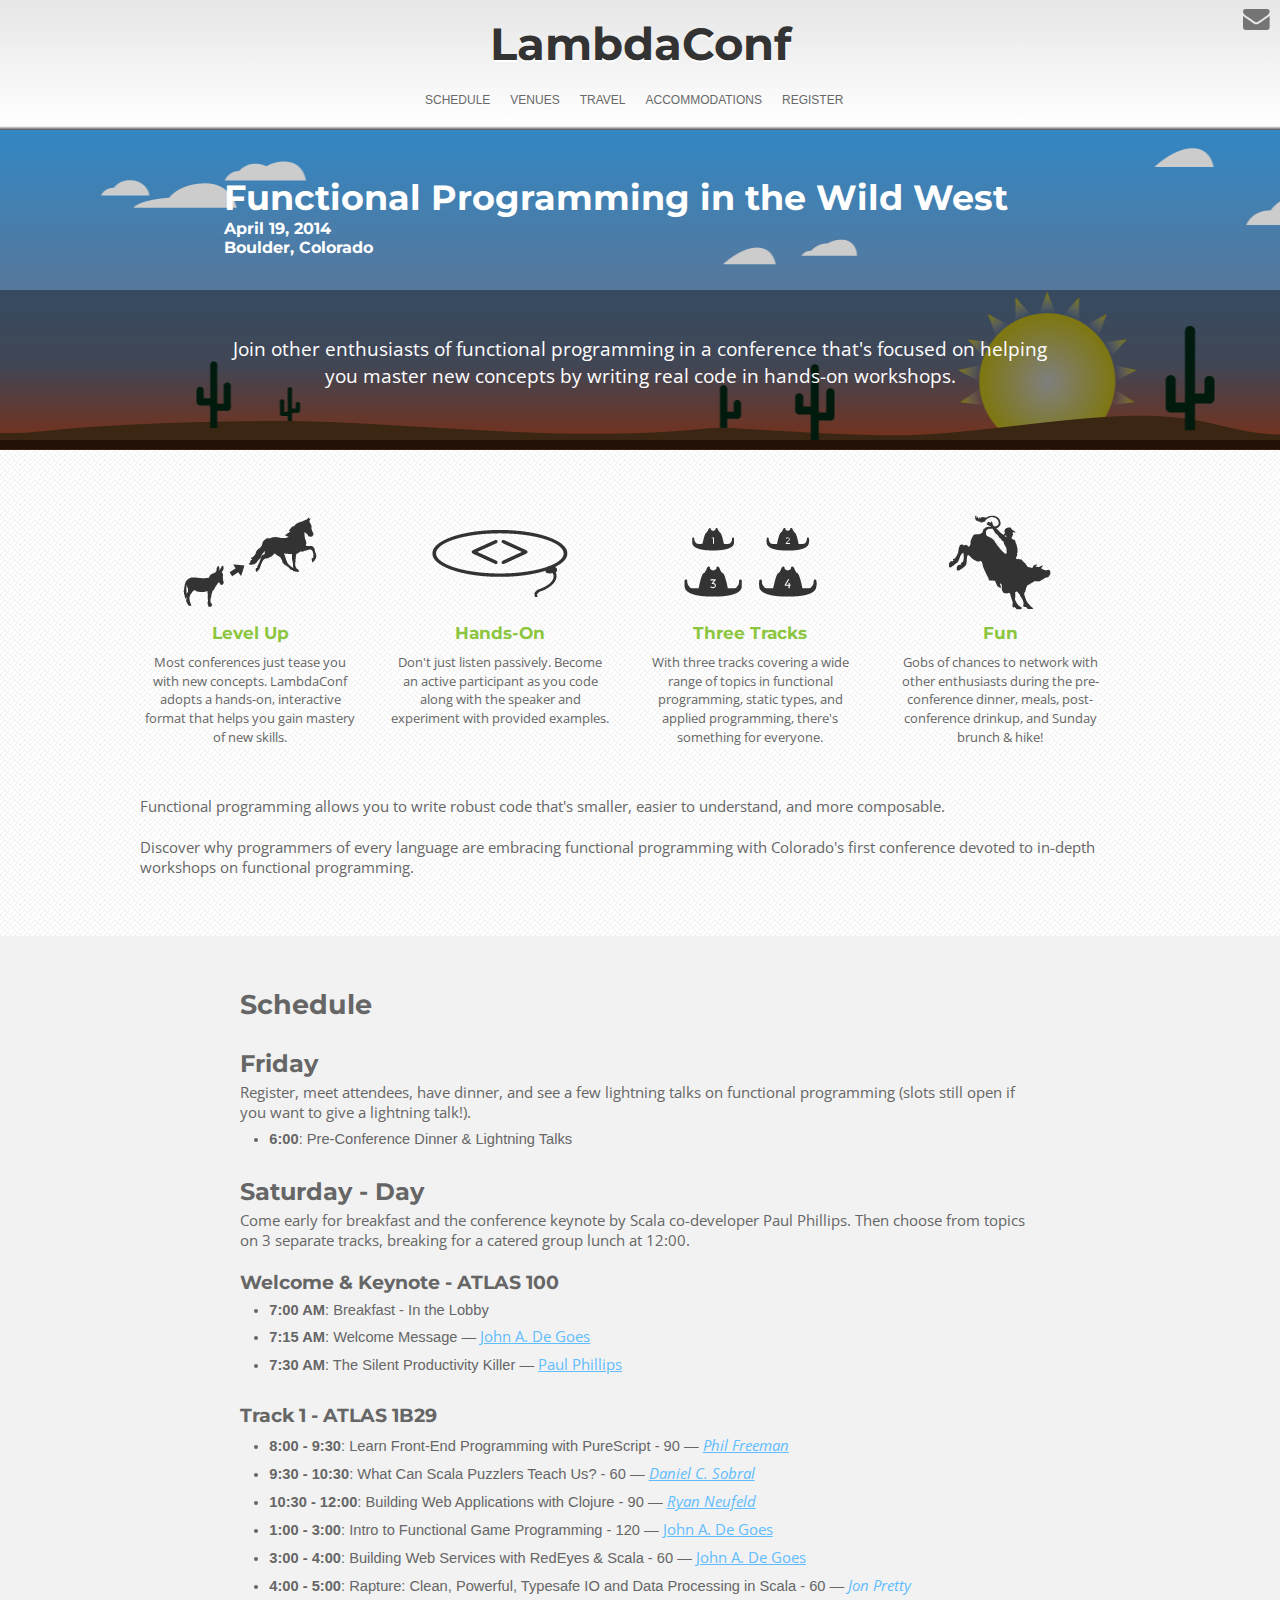
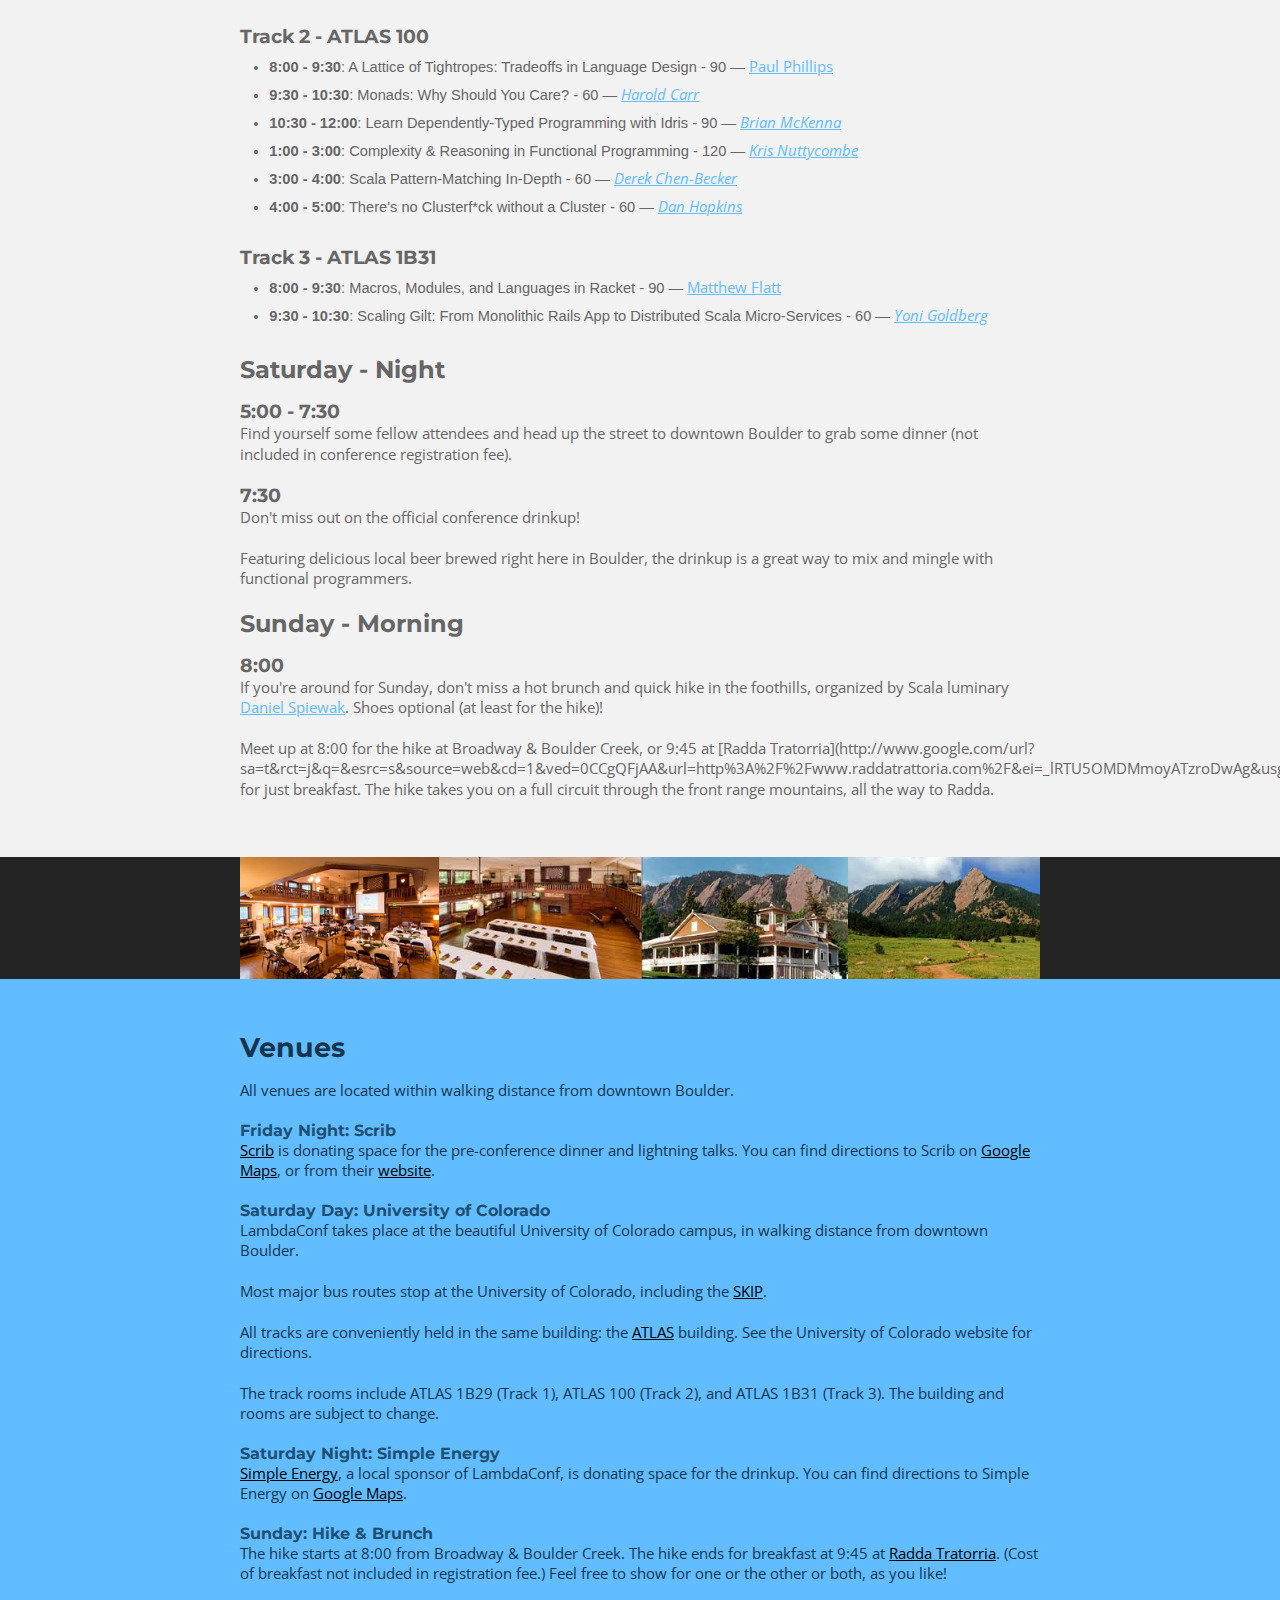
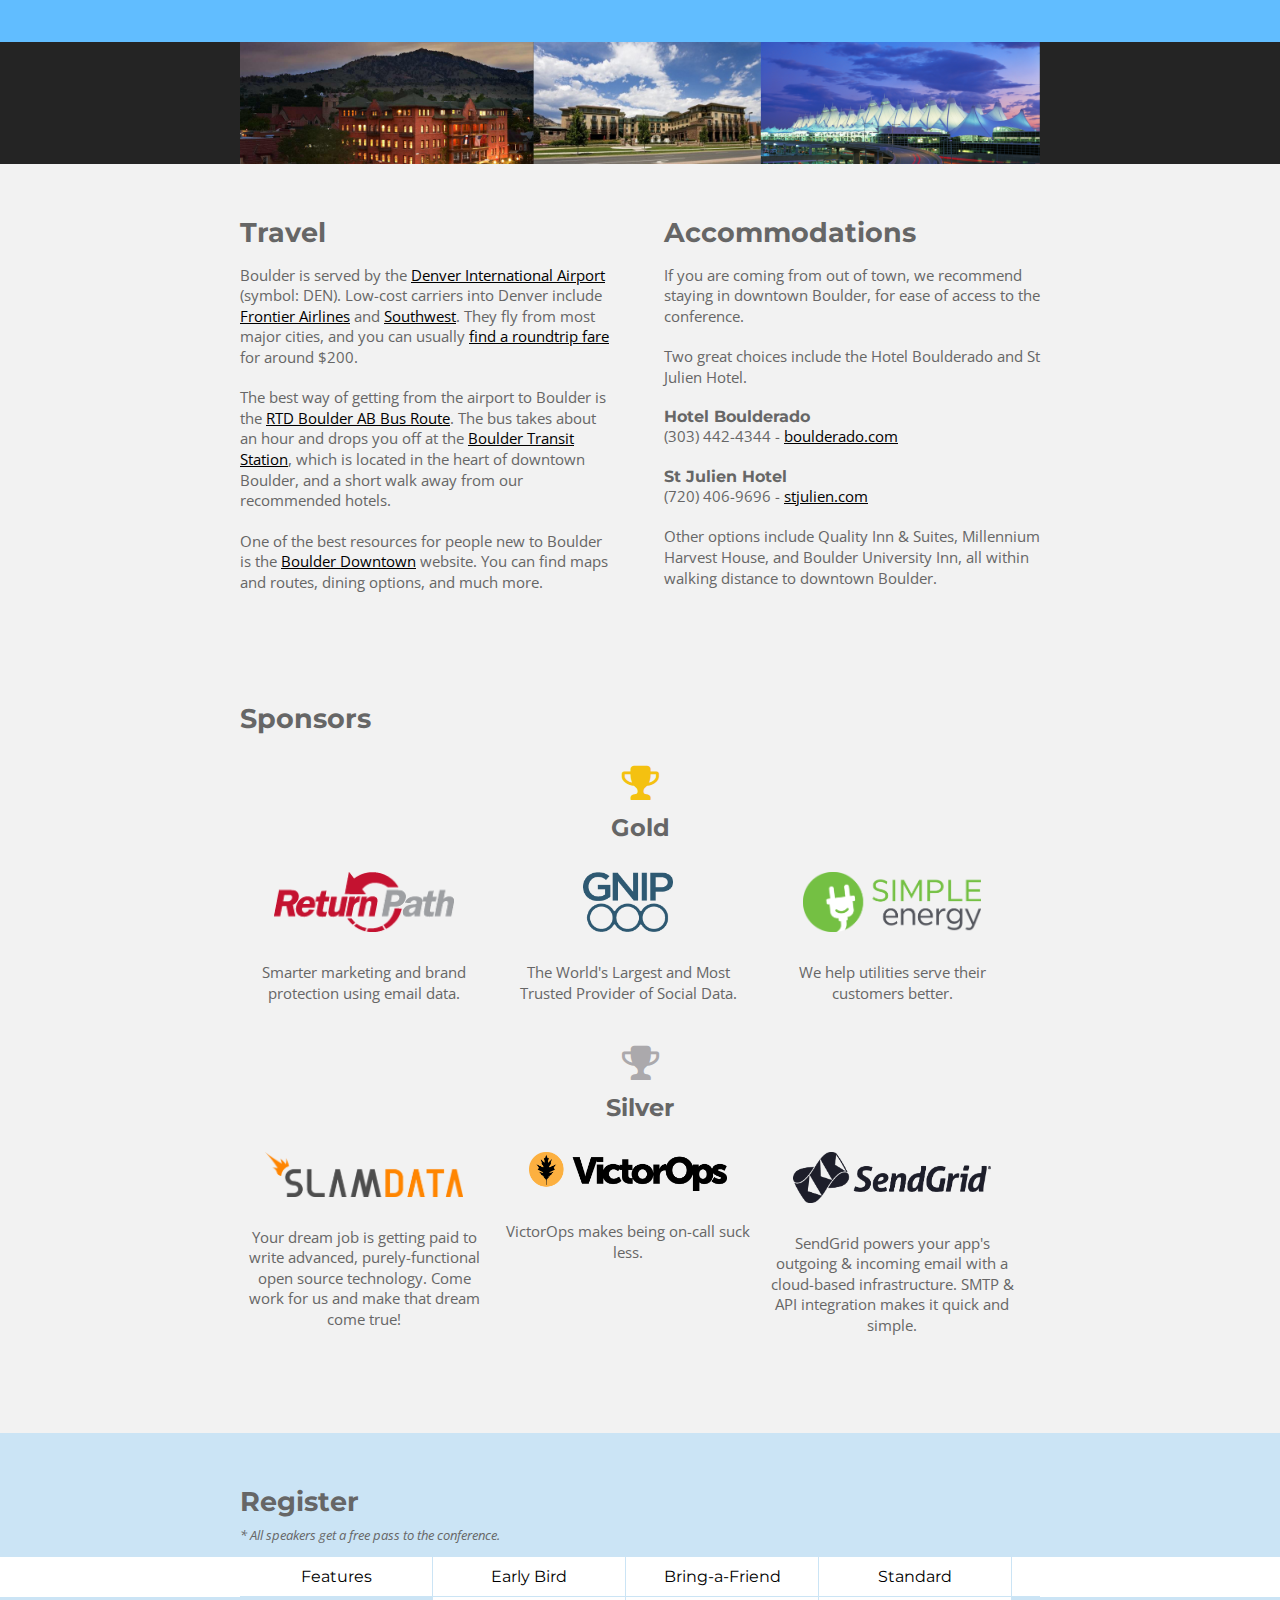
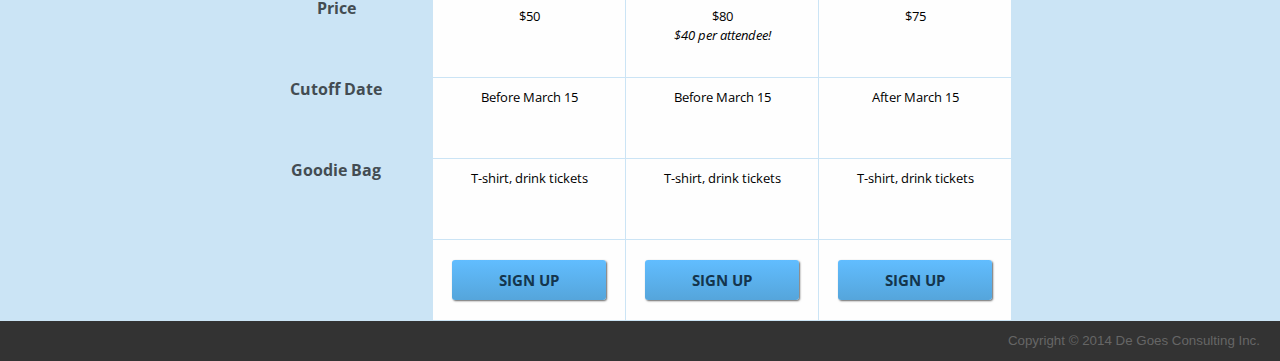
<file: lambdaconf-2014/index.html>
<!DOCTYPE html>
<html>
    <head>
        <link rel="stylesheet" type="text/css" href="css/defaults.css">
        <link rel="stylesheet" type="text/css" href="css/tooltipster.css" />
        <link rel="stylesheet" type="text/css" href="css/themes/tooltipster-shadow.css" />
        <link rel="stylesheet" type="text/css" href="css/custom.css">
        <link href="http://netdna.bootstrapcdn.com/font-awesome/4.0.3/css/font-awesome.css" rel="stylesheet">
        <link href='http://fonts.googleapis.com/css?family=Open+Sans:300italic,400italic,600italic,700italic,800italic,400,300,600,700,800|Open+Sans+Condensed:300,300italic,700|Montserrat:400,700' rel='stylesheet' type='text/css'>

        <script src="http://ajax.googleapis.com/ajax/libs/jquery/1.8.2/jquery.min.js"></script>
        <script type="text/javascript" src="js/jquery.tooltipster.js"></script>
        <script type="text/javascript" src="js/default.js"></script>
        <title>LambdaConf</title>
    </head>
    <body>
        <div id="to-top">
            <i class="fa fa-arrow-circle-up"></i>
        </div>
        <div id="contact-us">
            <a href="mailto:john@degoes.net"><i class="fa fa-envelope"></i></a>
        </div>
        <header>
            <section class="holder-80p">
                <h1 class="title">LambdaConf</h1>
                <div id="header-menu">
                </div>
            </section>
            <!-- <a id="header-promotion-sticker" class="css-transitions" href="../spring-into-scala/index.html">
                <div class="sticker-right">
                    <h4>Want to learn Scala?</h4>
                    <p>Sign up for Spring into Scala and attend LambdaConf <em>FREE!</em></p>
                </div>
                <div class="sticker-left">
                    <i class="fa fa-rocket"></i>
                </div>
            </a> -->
        </header>
        <section>
            <div id="image-frame">
                <div class="frame-slider">
                    <div class="slider-1">
                    </div>
                    <div class="slider-2">
                    </div>
                </div>
                <div id="frame-text">
                    <div class="top">
                        <h1>Functional Programming in the Wild West</h1>
                        <h3>April 19, 2014</h3>
                        <h3>Boulder, Colorado</h3>
                    </div>
                    <div class="bottom">
                        <p>Join other enthusiasts of functional programming in a conference that's focused on helping you master new concepts by writing real code in hands-on workshops.</p>
                    </div>
                </div>
            </div>
        </section>
        <section class="repeat-texture-1">
            <div class="holder-80p body-section">
                <div class="introduction-points">
                    <div class="points-image">
                    </div>
                    <h3>Level Up</h3>
                    <p>Most conferences just tease you with new concepts. LambdaConf adopts a hands-on, interactive format that helps you gain mastery of new skills.</p>
                </div>
                <div class="introduction-points">
                    <div class="points-image">
                    </div>
                    <h3>Hands-On</h3>
                    <p>Don't just listen passively. Become an active participant as you code along with the speaker and experiment with provided examples.</p>
                </div>
                <div class="introduction-points">
                    <div class="points-image">
                    </div>
                    <h3>Three Tracks</h3>
                    <p>With three tracks covering a wide range of topics in functional programming, static types, and applied programming, there's something for everyone.</p>
                </div>
                <div class="introduction-points js-clear-float">
                    <div class="points-image">
                    </div>
                    <h3>Fun</h3>
                    <p>Gobs of chances to network with other enthusiasts during the pre-conference dinner, meals, post-conference drinkup, and Sunday brunch &amp; hike!</p>
                </div>
            </div>
            <div class="holder-80p body-section" style="margin-top: -60px">
                <p>Functional programming allows you to write robust code that's smaller, easier to understand, and more composable.</p>
                <p>Discover why programmers of every language are embracing functional programming with Colorado's first conference devoted to in-depth workshops on functional programming.</p>
            </div>
        </section>
        <section>
            <div class="holder-72p body-section schedule">
              <h1 class="add-menu">Schedule</h1>
              <h2>Friday</h2>
              <p>Register, meet attendees, have dinner, and see a few lightning talks on functional programming (slots still open if you want to give a lightning talk!).</p>
              <ul>
                <li><strong>6:00</strong>: Pre-Conference Dinner &amp; Lightning Talks</li>
              </ul>
              
              <h2>Saturday - Day</h2>
              
              <p>Come early for breakfast and the conference keynote by Scala co-developer Paul Phillips. Then choose from topics on 3 separate tracks, breaking for a catered group lunch at 12:00.</p>
              
              <h3>Welcome &amp; Keynote - ATLAS 100</h3>
              <ul>
                  <li><strong>7:00 AM</strong>: Breakfast - In the Lobby</li>
                  <li><strong>7:15 AM</strong>: Welcome Message &mdash; <a href="http://twitter.com/jdegoes">John A. De Goes</a></li>
                  <li><strong>7:30 AM</strong>: The Silent Productivity Killer &mdash; <a href="https://twitter.com/extempore2">Paul Phillips</a></li>
              </ul>
                              
              <h3>Track 1 - ATLAS 1B29</h3>
              <ul>                
                <li class="tooltip" title="<p><strong>Beg - Int</strong>: PureScript is a small, strongly, statically-typed programming language with expressive types, written in and inspired by Haskell, and compiling to Javascript. In this session, the creator of PureScript will walk you through fundamentals of the language and through building your first library written in PureScript.</p>">
                  <strong>8:00 - 9:30</strong>: Learn Front-End Programming with PureScript - 90 &mdash; <em><a href="https://twitter.com/paf31">Phil Freeman</a></em>
                </li>
                <li class="tooltip" title="<p><strong>Int</strong>: Scala's type system is Turing complete, and Scala supports many features like pattern matching, implicit arguments, and compile-time macro programming. In this workshop, you'll learn how these features sometimes play together in very unexpected ways, and discover what this can teach us about effective use of the Scala programming language.</p>">
                  <strong>9:30 - 10:30</strong>: What Can Scala Puzzlers Teach Us? - 60 &mdash; <em><a href="http://twitter.com/dcsobral">Daniel C. Sobral</a></em>
                </li>
                <li class="tooltip" title="<p><strong>Beg - Int</strong>: In this session, you'll learn the basics of developing web applications in Clojure using the Pedestal library. Topics include: <ul><li>Setting up a webserver with Pedestal</li><li>Routing requests to controller handlers</li><li>Rendering templates and views</li><li>Persisting information to a database (Datomic)</li><li>General editing and project organization tips</li></ul></p>">
                  <strong>10:30 - 12:00</strong>: Building Web Applications with Clojure - 90 &mdash; <em><a href="http://twitter.com/rkneufeld">Ryan Neufeld</a></em>
                </li>
                <li class="tooltip" title="<p><strong>All Levels</strong>: Learn more about the techniques of writing purely functional applications by building a simple role-playing game in Scala. Ideal for developers new to Scala or for developers who have been using Scala as a better Java and want to push their functional programming skills to the next level (advanced functional programmers who just want to write a game are welcome, too!).</p>">
                  <strong>1:00 - 3:00</strong>: Intro to Functional Game Programming - 120 &mdash; <a href="http://twitter.com/jdegoes">John A. De Goes</a></em>
                </li>
                <li class="tooltip" title="<p><strong>Int - Adv</strong>: What do multi-channel invertible parsers, generalized functors, and generalized applicatives have to do with building composable, robust, high-performance REST APIs in Scala? Learn the answer to that question and others as you explore the design and usage of RedEyes, a Scala library for building RESTful web services.</p>">
                  <strong>3:00 - 4:00</strong>: Building Web Services with RedEyes &amp; Scala - 60 &mdash; <a href="http://twitter.com/jdegoes">John A. De Goes</a></em>
                </li>
                <li class="tooltip" title="<p><strong>All Levels</Strong>: Rapture is a collection of loosely-coupled libraries for I/O and data processing, with a strong focus on providing elegant and intuitive APIs for common, everyday programming, without compromising type safety or flexibility. We'll see a hands-on demonstration of how you can write really expressive code with Rapture, taking a close look at its JSON tools and how pluggable parsers allow you to take advantage of Rapture's rich featureset whilst keeping your favorite JSON parser. We'll also take a look at Rapture's file and network APIs, and explore how type classes are are used extensively throughout Rapture, not least to provide the magic of custom return-type strategies, and for the more inquisitive, we'll dive under the hood to see how their simple implementation can be so powerful.</p>">
                  <strong>4:00 - 5:00</strong>: Rapture: Clean, Powerful, Typesafe IO and Data Processing in Scala - 60 &mdash; <em><a class="http://twitter.com/propensive">Jon Pretty</a></em>
                </li>             
              </ul>

              <h3>Track 2 - ATLAS 100</h3>
              <ul>
                <li class="tooltip" title="<p><strong>Int - Adv</strong>: Designing a functional language which hits the right notes among often competing goals is no easy feat. In this two hour workshop, Paul Phillips, one-time perpetrator of the Scala compiler, dives deep into some of the tradeoffs which designers must confront. Attendees will be encouraged to break out their laptops to explore some of the tensions in designing a functional programming language. The focus will be on the ways in which these elements interact, whether synergistically or antagonistically. An inexhaustive list of considerations: expressiveness, modularity, safety, performance, composition, polarity, metaprogramming, (forward, backward) x (binary, source) compatibility, incremental (compilation, interpretation, typechecking), reflection, subtyping and type coercion, type equivalence.</p>">
                  <strong>8:00 - 9:30</strong>: A Lattice of Tightropes: Tradeoffs in Language Design - 90 &mdash; <a href="https://twitter.com/extempore2">Paul Phillips</a>
                </li>
                <li class="tooltip" title="<p><strong>Beg - Int</strong>: Most monad explanations use analogies like &quot;container&quot; or &quot;context&quot;, then show how monads are implemented and/or how they relate to category theory &mdash; leaving people more confused than when they started. This presentation will instead show the usefulness of monads: what they can do for you (not how they work). The aim is to motivate you to get a glimpse of the benefits of monads such that you can use them in your work and motivate you to understand how they work on your own.</p>">
                  <strong>9:30 - 10:30</strong>: Monads: Why Should You Care? - 60 &mdash; <em><a href="https://twitter.com/haroldcarr">Harold Carr</a></em>
                </li>
                <li class="tooltip" title="<p><strong>Int - Adv</strong>: Dependent types represent the next stage in the evolution of static typing, able to statically verify the correctness of code in far more cases than older static type systems. In this workshop, you'll learn the basics of dependent-typing with Idris, a hot new dependently-typed programming language, as you write your first program in the language.</p>">
                  <strong>10:30 - 12:00</strong>: Learn Dependently-Typed Programming with Idris - 90 &mdash; <em><a href="http://twitter.com/puffnfresh">Brian McKenna</a></em>
                </li>
                <li class="tooltip" title="<p><strong>Int - Adv</strong>: In functional programming, we can define an entire system in terms of a pure, atemporal, stateless mapping from inputs to outputs. This makes it possible to write programs that express an perfect and eternal solution to a problem involving the manipulation of information. This talk explores using functional programming to design systems where the state space of the application is precisely equal to number of valid states within the domain, so that unhandled edge cases cannot arise. Beginning with a discussion about the relationship between sum and product types and application states, the workshop then explores error handling and the use of free monads to define interpreters as a means toward managing effects.</p>">
                  <strong>1:00 - 3:00</strong>: Complexity &amp; Reasoning in Functional Programming - 120 &mdash; <em><a href="http://twitter.com/nuttycom">Kris Nuttycombe</a></em>
                </li>
                <li class="tooltip" title="<p><strong>Beg</strong>: This session will cover Scala's support for pattern matching, a common idiom in functional programming. We'll begin by covering the basics of patterns, how to extract and bind variables to whole patterns or components therein, and how to refine patterns with guards. Next we'll dive into some of the standard library's use of patterns, from List deconstruction to regular expression matching. Finally, we'll explore how you can write your own pattern matching support, and finally we'll dig into the latest virtualized pattern matching infrastructure built into Scala 2.10+.</p>">
                  <strong>3:00 - 4:00</strong>: Scala Pattern-Matching In-Depth - 60 &mdash; <em><a href="http://twitter.com/dchenbecker">Derek Chen-Becker</a></em>
                </li>
                <li class="tooltip" title="<p><strong>All Levels</strong>: When you're knee-deep in building highly-available, sharded actor trees in the Scala programming language, you're willing to try just about anything. At VictorOps, they have. In this talk, Dan Hopkins, senior software engineer at VictorOps, goes through successes and failures in using everything from native Akka Clustering to Hazelcast and finally Zookeeper.</p>">
                  <strong>4:00 - 5:00</strong>: There's no Clusterf*ck without a Cluster - 60 &mdash; <em><a href="https://twitter.com/boulderDanH">Dan Hopkins</a></em>
                </li>
              </ul>

              <h3>Track 3 - ATLAS 1B31</h3>
              <ul>
                <li class="tooltip" title="<p><strong>Beg</strong>: Everyday programming tasks can benefit from new programming constructs and domain-specific languages (DSLs), provided that the new constructs and DSLs are constructed easily enough within an extensible language. Racket inherits its approach to extensibility from Lisp and Scheme, but Racket's unique features &mdash; including its module system and its notion of &quot;languages&quot; that goes beyond S-expression manipulation &mdash; enable an even greater degree of language extension while providing a smooth path from simple abstraction tasks to the design of new languages.</p>">
                  <strong>8:00 - 9:30</strong>: Macros, Modules, and Languages in Racket - 90 &mdash; <a href="http://www.cs.utah.edu/~mflatt/">Matthew Flatt</a>
                </li>
                <li class="tooltip" title="<p><strong>All Levels</strong>: Since its founding in 2007, Gilt has transformed its infrastructure from a monolithic Rails application into distributed, fault-tolerant, scalable architecture based on hundreds of micro-services built with Scala. In this talk, Gilt Lead Software Engineer Yoni Goldberg will describe some of the technological innovations that have helped Gilt to reach its current size, and highlight some of the core challenges that the company's engineering team continues to face. He will also discuss what every tech team needs to consider and address before heading down the path of building a first-class micro-services architecture.</p>">
                  <strong>9:30 - 10:30</strong>: Scaling Gilt: From Monolithic Rails App to Distributed Scala Micro-Services - 60 &mdash; <em><a href="http://www.linkedin.com/pub/jonathan-yoni-goldberg/3/567/547">Yoni Goldberg</a></em>
                </li>
              </ul>
              
              <h2>Saturday - Night</h2>
              
              <h3>5:00 - 7:30</h3>
              
              <p>Find yourself some fellow attendees and head up the street to downtown Boulder to grab some dinner (not included in conference registration fee).</p>
              
              <h3>7:30</h3>
              
              <p>Don't miss out on the official conference drinkup!</p>
                
              <p>
                Featuring delicious local beer brewed right here in Boulder, the drinkup is a great way to mix and mingle with functional programmers.
              </p>
              
              <h2>Sunday - Morning</h2>
              
              <h3>8:00</h3>
              
              <p>
                If you're around for Sunday, don't miss a hot brunch and quick hike in the foothills, organized by Scala luminary <a href="https://twitter.com/djspiewak">Daniel Spiewak</a>. Shoes optional (at least for the hike)!
              </p>
              <p>
                Meet up at 8:00 for the hike at Broadway &amp; Boulder Creek, or 9:45 at [Radda Tratorria](http://www.google.com/url?sa=t&rct=j&q=&esrc=s&source=web&cd=1&ved=0CCgQFjAA&url=http%3A%2F%2Fwww.raddatrattoria.com%2F&ei=_lRTU5OMDMmoyATzroDwAg&usg=AFQjCNHc_W0fz3vH3Et6lhOehBnHP5RU0g&bvm=bv.65058239,d.aWw) for just breakfast. The hike takes you on a full circuit through the front range mountains, all the way to Radda.
              </p>
            </div>
        </section>
        <section class="divider-image">
            <div class="holder-72p divider-image">
                <img src="images/background-image-2.png" alt="Chautauqua Grand Hall and Hiking">
            </div>
        </section>
        <section class="repeat-lightblue">
            <div class="holder-72p body-section">
                <h1 class="add-menu">Venues</h1>
                <p>All venues are located within walking distance from downtown Boulder.</p>
                <h4>Friday Night: Scrib</h4>
                <p>
                  <a href="http://scrib.co">Scrib</a> is donating space for the pre-conference dinner and lightning talks. You can find directions to Scrib on <a href="https://www.google.com/maps/search/scrib/@40.018532,-105.2799495,17z/data=!3m1!4b1">Google Maps</a>, or from their <a href="http://scrib.co">website</a>.
                </p>
                <h4>Saturday Day: University of Colorado</h4>
                <p>LambdaConf takes place at the beautiful University of Colorado campus, in walking distance from downtown Boulder.</p>
                <p>Most major bus routes stop at the University of Colorado, including the <a href="http://www3.rtd-denver.com/schedules/getSchedule.action?routeId=SKIP">SKIP</a>.</p>
                <p>All tracks are conveniently held in the same building: the <a href="http://www.colorado.edu/campusmap/map.html?bldg=ATLS">ATLAS</a> building. See the University of Colorado website for directions.</p>
                <p>The track rooms include ATLAS 1B29 (Track 1), ATLAS 100 (Track 2), and ATLAS 1B31 (Track 3). The building and rooms are subject to change.</p>
                <h4>Saturday Night: Simple Energy</h4>
                <p><a href="https://www.google.com/maps/place/Simple+Energy/@40.019269,-105.280036,17z/data=!3m1!4b1!4m2!3m1!1s0x876bec27ba6deebd:0x4f2152b98be5f143">Simple Energy</a>, a local sponsor of LambdaConf, is donating space for the drinkup. You can find directions to Simple Energy on <a href="https://www.google.com/maps/place/Simple+Energy/@40.019269,-105.280036,17z/data=!3m1!4b1!4m2!3m1!1s0x876bec27ba6deebd:0x4f2152b98be5f143">Google Maps</a>.</p>
                <h4>Sunday: Hike &amp; Brunch</h4>
                <p>
                  The hike starts at 8:00 from Broadway &amp; Boulder Creek. The hike ends for breakfast at 9:45 at <a href="http://www.google.com/url?sa=t&rct=j&q=&esrc=s&source=web&cd=1&ved=0CCgQFjAA&url=http%3A%2F%2Fwww.raddatrattoria.com%2F&ei=_lRTU5OMDMmoyATzroDwAg&usg=AFQjCNHc_W0fz3vH3Et6lhOehBnHP5RU0g&bvm=bv.65058239,d.aWw">Radda Tratorria</a>. (Cost of breakfast not included in registration fee.) Feel free to show for one or the other or both, as you like!
                </p>
            </div>
        </section>
        <section class="divider-image">
            <div class="holder-72p divider-image">
                <img src="images/background-image-1.png" alt="Boulderado St Julien DIA">
            </div>
        </section>
        <section>
            <div class="holder-72p body-section">
                <div class="two-columns">
                    <h1 class="add-menu">Travel</h1>
                    <p>Boulder is served by the <a href="http://flydenver.com">Denver International Airport</a> (symbol: DEN). Low-cost carriers into Denver include <a href="http://flyfrontier.com">Frontier Airlines</a> and <a href="http://southwest.com">Southwest</a>. They fly from most major cities, and you can usually <a href="http://www.hipmunk.com/city/Denver-CO">find a roundtrip fare</a> for around $200.
                    <p>The best way of getting from the airport to Boulder is the <a href="http://www3.rtd-denver.com/schedules/getSchedule.action?routeId=AB">RTD Boulder AB Bus Route</a>. The bus takes about an hour and drops you off at the <a href="https://foursquare.com/v/boulder-transit-center-boulder-co/4b47e175f964a520a14226e3">Boulder Transit Station</a>, which is located in the heart of downtown Boulder, and a short walk away from our recommended hotels.</p>
                    <p>One of the best resources for people new to Boulder is the <a href="http://www.boulderdowntown.com">Boulder Downtown</a> website. You can find maps and routes, dining options, and much more.</p>
                </div>
                <div class="two-columns js-clear-float">
                    <h1 class="add-menu">Accommodations</h1>
                    <p>If you are coming from out of town, we recommend staying in downtown Boulder, for ease of access to the conference.</p>
                    <p>Two great choices include the Hotel Boulderado and St Julien Hotel.</p>
                    <h4>Hotel Boulderado</h4>
                    <p>(303) 442-4344 - <a href="http://www.boulderado.com">boulderado.com</a></p>
                    <h4>St Julien Hotel</h4>
                    <p>(720) 406-9696 - <a href="http://www.stjulien.com">stjulien.com</a></p>
                    <p>Other options include Quality Inn &amp; Suites, Millennium Harvest House, and Boulder University Inn, all within walking distance to downtown Boulder.</p>
                </div>
            </div>
        </section>
        <section>
            <div class="holder-72p body-section" id="sponsor-section">
                <h1 id="autolink_Sponsors">Sponsors</h1>
                <h2><i class="fa fa-trophy gold"></i> Gold</h2>
                <div class="three-columns">
                    <a href="http://www.returnpath.com"><img src="images/logo-returnpath.gif"></a>
                    <p>Smarter marketing and brand protection using email data.</p>
                </div>
                <div class="three-columns">
                    <a href="http://www.gnip.com/"><img src="images/logo-gnip.png"></a>
                    <p>The World's Largest and Most Trusted Provider of Social Data.</p>
                </div>
                <div class="three-columns js-clear-float">
                    <a href="http://simpleenergy.com/"><img src="images/logo-simpleenergy.png"></a>
                    <p>We help utilities serve their customers better.</p>
                </div>
                <h2><i class="fa fa-trophy silver"></i> Silver</h2>
                <div class="three-columns">
                    <a href="http://www.slamdata.com"><img src="images/graphic-slamdata-logo-large.png"></a>
                    <p>Your dream job is getting paid to write advanced, purely-functional open source technology. Come work for us and make that dream come true!</p>
                </div>
                <div class="three-columns">
                    <a href="http://www.victorops.com"><img src="images/logo-victorops.png"></a>
                    <p>VictorOps makes being on-call suck less.</p>
                </div>
                <div class="three-columns js-clear-float">
                    <a class="sendgrid" href="http://www.sendgrid.com"><img src="images/logo-sendgrid.png"></a>
                    <p>SendGrid powers your app's outgoing & incoming email with a cloud-based infrastructure. SMTP & API integration makes it quick and simple.</p>
                </div>
            </div>
        </section>
        <section class="repeat-scheduleblue-alt">
            <div class="holder-72p body-section-special-top-alt">
                <h1 class="add-menu">Register</h1>
                <p><em>* All speakers get a free pass to the conference.</em></p>
            </div>
        </section>
        <section class="repeat-white schedule-alt">
            <div class="holder-72p">
                <ul class="tr">
                    <li>Features</li>
                    <li>Early Bird</li>
                    <li>Bring-a-Friend</li>
                    <li class="js-clear-float">Standard</li>
                </ul>
            </div>
        </section>
        <section class="repeat-scheduleblue-alt schedule-alt">
            <div class="holder-72p body-section-special-bottom">
                <ul class="whole tr">
                    <li><p>Price</p></li>
                    <li><p>$50</p></li>
                    <li><p>$80<br><em>$40 per attendee!</em></p></li>
                    <li class="js-clear-float"><p>$75</p></li>
                </ul>
                <ul class="whole tr">
                    <li><p>Cutoff Date</p></li>
                    <li><p>Before March 15</p></li>
                    <li><p>Before March 15</p></li>
                    <li class="js-clear-float"><p>After March 15</p></li>
                </ul>
                <ul class="whole tr">
                    <li><p>Goodie Bag</p></li>
                    <li><p>T-shirt, drink tickets</p></li>
                    <li><p>T-shirt, drink tickets</p></li>
                    <li class="js-clear-float"><p>T-shirt, drink tickets</p></li>
                </ul>
                <ul class="whole tr">
                    <li></li>
                    <li><a class="medium-button" href="https://www.eventbrite.com/e/lambdaconf-tickets-10693752301" target="_blank">Sign Up <i class="fa fa-thumbs-up"></i></a></li>
                    <li><a class="medium-button" href="https://www.eventbrite.com/e/lambdaconf-tickets-10693752301" target="_blank">Sign Up <i class="fa fa-thumbs-up"></i></a></li>
                    <li class="js-clear-float"><a class="medium-button" href="https://www.eventbrite.com/e/lambdaconf-tickets-10693752301" target="_blank">Sign Up <i class="fa fa-thumbs-up"></i></a></li>
                </ul>
            </div>
        </section>
        <footer>
            <p>Copyright &copy; 2014 De Goes Consulting Inc.</p>
        </footer>
    </body>
</html>
</file>
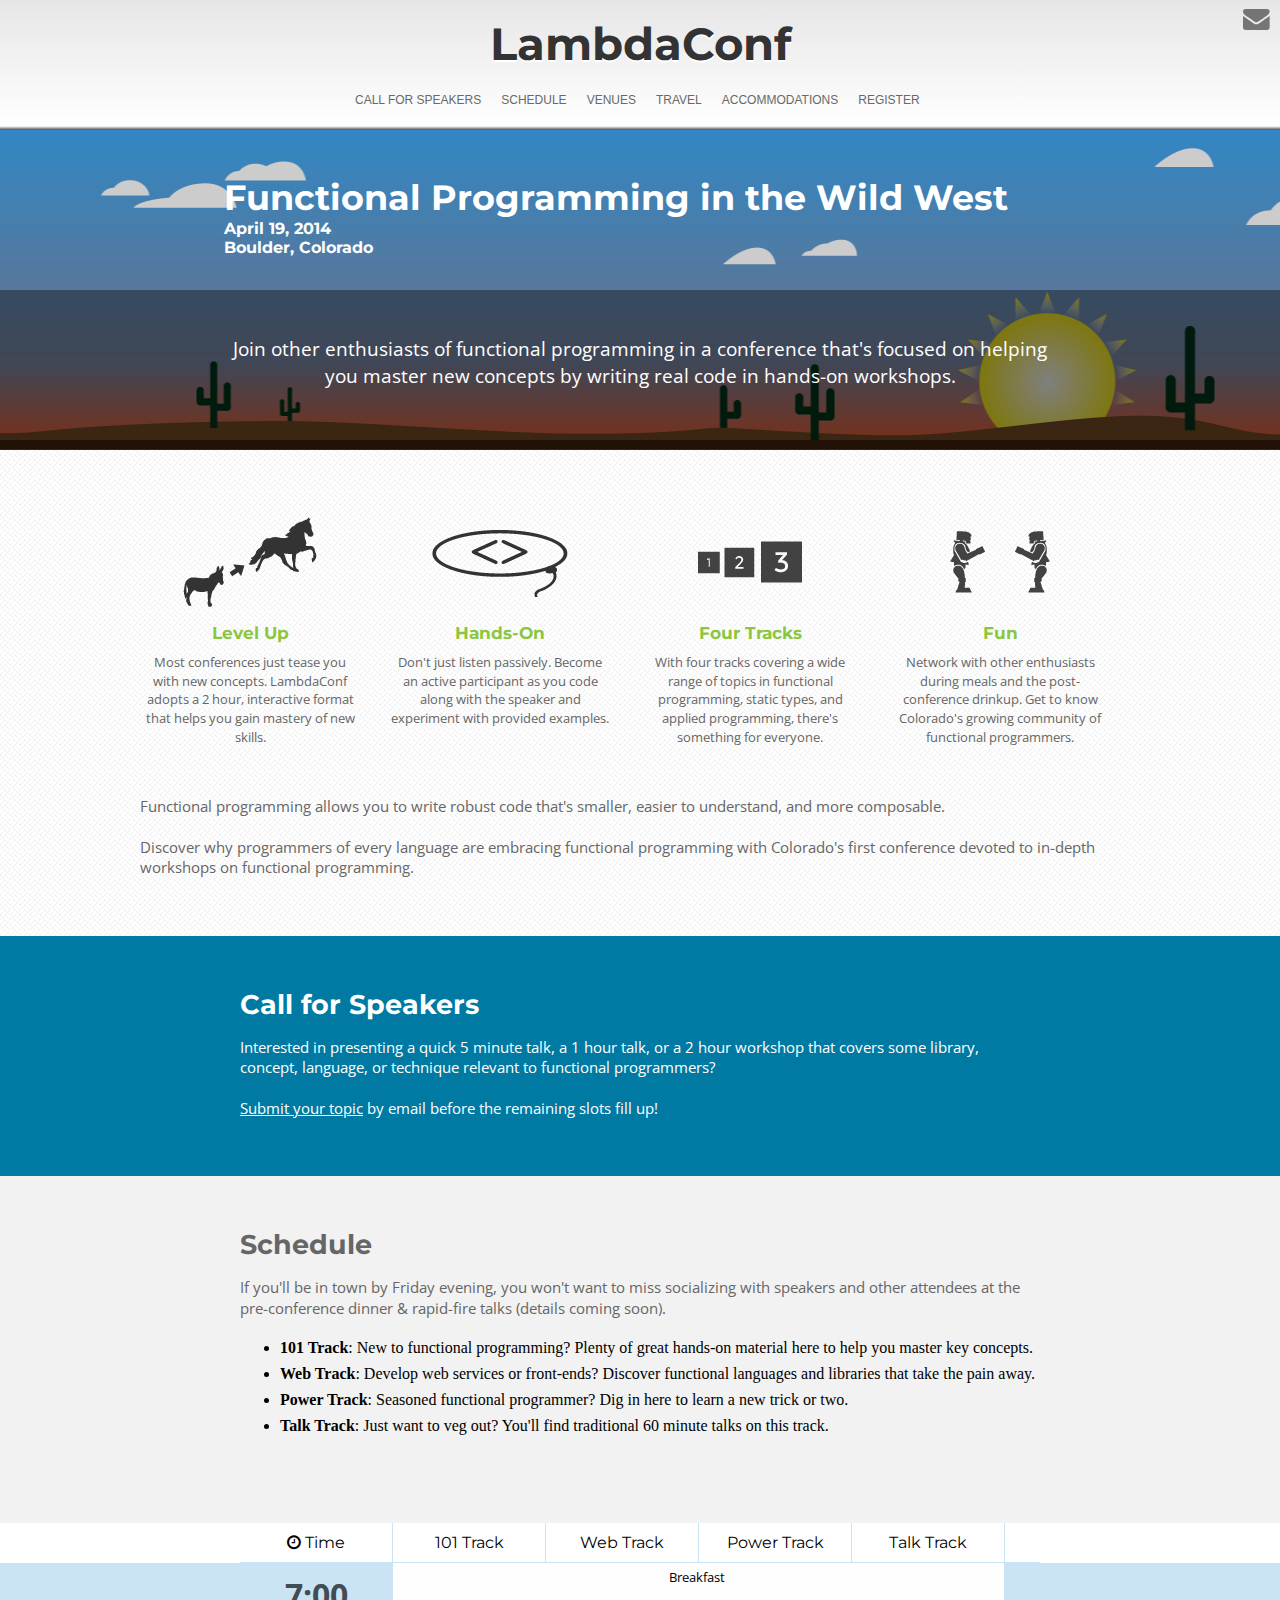
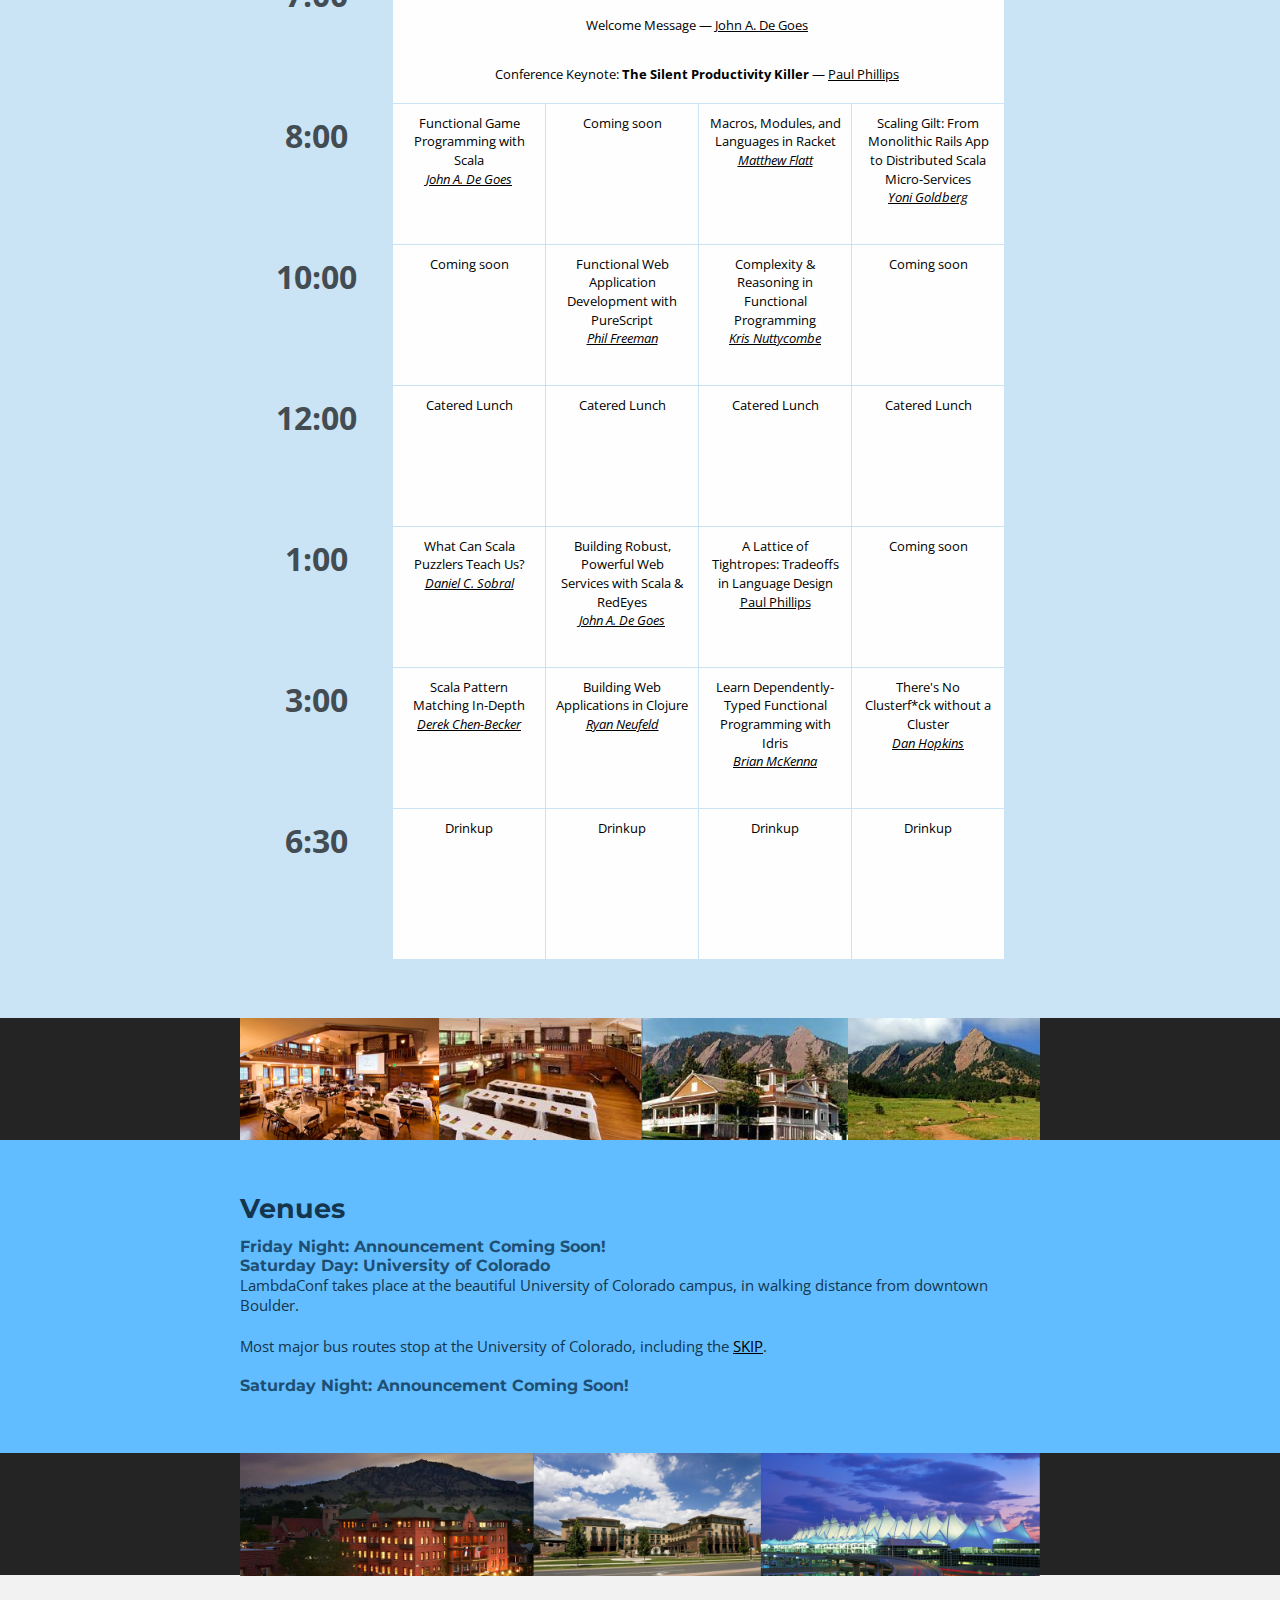
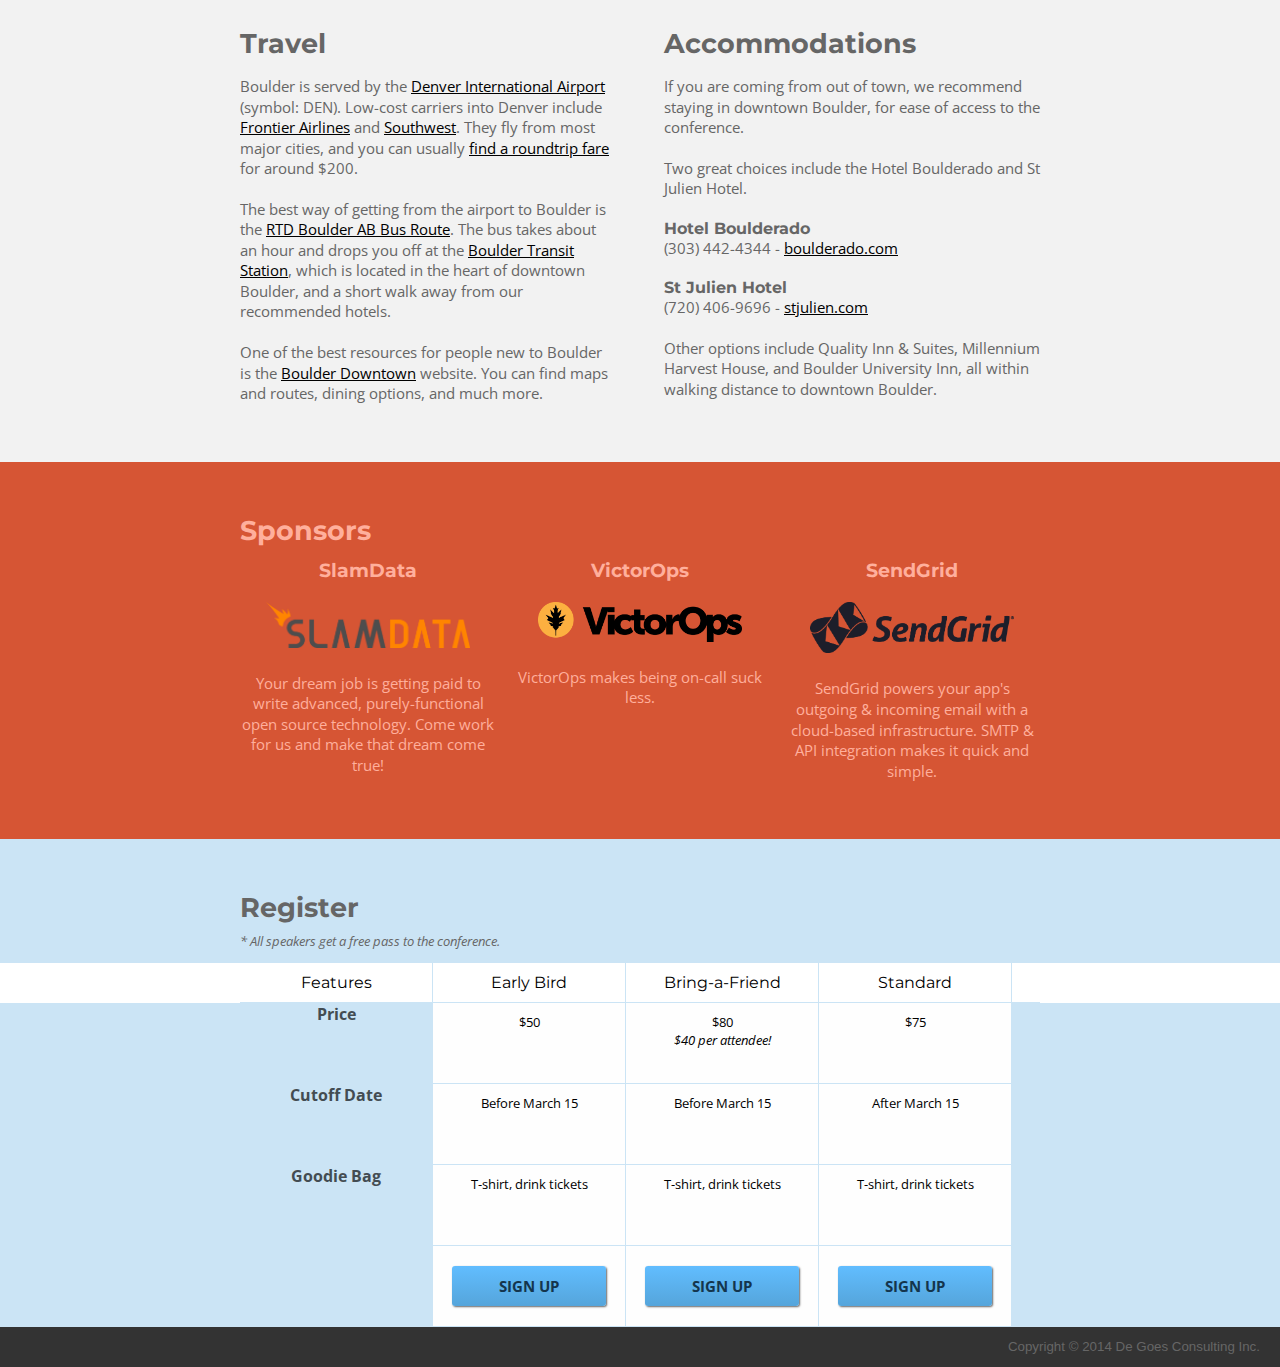
<file: lambdaconf/index.html>
<!DOCTYPE html>
<html>
    <head>
        <link rel="stylesheet" type="text/css" href="css/defaults.css">
        <link rel="stylesheet" type="text/css" href="css/tooltipster.css" />
        <link rel="stylesheet" type="text/css" href="css/themes/tooltipster-shadow.css" />
        <link rel="stylesheet" type="text/css" href="css/custom.css">
        <link href="http://netdna.bootstrapcdn.com/font-awesome/4.0.3/css/font-awesome.css" rel="stylesheet">
        <link href='http://fonts.googleapis.com/css?family=Open+Sans:300italic,400italic,600italic,700italic,800italic,400,300,600,700,800|Open+Sans+Condensed:300,300italic,700|Montserrat:400,700' rel='stylesheet' type='text/css'>

        <script src="http://ajax.googleapis.com/ajax/libs/jquery/1.8.2/jquery.min.js"></script>
        <script type="text/javascript" src="js/jquery.tooltipster.js"></script>
        <script type="text/javascript" src="js/default.js"></script>
        <title>LambdaConf</title>
    </head>
    <body>
        <div id="to-top">
            <i class="fa fa-arrow-circle-up"></i>
        </div>
        <div id="contact-us">
            <a href="mailto:john@degoes.net"><i class="fa fa-envelope"></i></a>
        </div>
        <header>
            <section class="holder-80p">
                <h1 class="title">LambdaConf</h1>
                <div id="header-menu">
                </div>
            </section>
            <!-- <a id="header-promotion-sticker" class="css-transitions" href="../spring-into-scala/index.html">
                <div class="sticker-right">
                    <h4>Want to learn Scala?</h4>
                    <p>Sign up for Spring into Scala and attend LambdaConf <em>FREE!</em></p>
                </div>
                <div class="sticker-left">
                    <i class="fa fa-rocket"></i>
                </div>
            </a> -->
        </header>
        <section>
            <div id="image-frame">
                <div class="frame-slider">
                    <div class="slider-1">
                    </div>
                    <div class="slider-2">
                    </div>
                </div>
                <div id="frame-text">
                    <div class="top">
                        <h1>Functional Programming in the Wild West</h1>
                        <h3>April 19, 2014</h3>
                        <h3>Boulder, Colorado</h3>
                    </div>
                    <div class="bottom">
                        <p>Join other enthusiasts of functional programming in a conference that's focused on helping you master new concepts by writing real code in hands-on workshops.</p>
                    </div>
                </div>
            </div>
        </section>
        <section class="repeat-texture-1">
            <div class="holder-80p body-section">
                <div class="introduction-points">
                    <div class="points-image">
                    </div>
                    <h3>Level Up</h3>
                    <p>Most conferences just tease you with new concepts. LambdaConf adopts a 2 hour, interactive format that helps you gain mastery of new skills.</p>
                </div>
                <div class="introduction-points">
                    <div class="points-image">
                    </div>
                    <h3>Hands-On</h3>
                    <p>Don't just listen passively. Become an active participant as you code along with the speaker and experiment with provided examples.</p>
                </div>
                <div class="introduction-points">
                    <div class="points-image">
                    </div>
                    <h3>Four Tracks</h3>
                    <p>With four tracks covering a wide range of topics in functional programming, static types, and applied programming, there's something for everyone.</p>
                </div>
                <div class="introduction-points js-clear-float">
                    <div class="points-image">
                    </div>
                    <h3>Fun</h3>
                    <p>Network with other enthusiasts during meals and the post-conference drinkup. Get to know Colorado's growing community of functional programmers.</p>
                </div>
            </div>
            <div class="holder-80p body-section" style="margin-top: -60px">
                <p>Functional programming allows you to write robust code that's smaller, easier to understand, and more composable.</p>
                <p>Discover why programmers of every language are embracing functional programming with Colorado's first conference devoted to in-depth workshops on functional programming.</p>
            </div>
        </section>
        <section class="repeat-darkblue">
            <div class="holder-72p body-section">
                <h1 class="add-menu">Call for Speakers</h1>
                <p>Interested in presenting a quick 5 minute talk, a 1 hour talk, or a 2 hour workshop that covers some library, concept, language, or technique relevant to functional programmers?</p>
                <p><a href="mailto:john@degoes.net">Submit your topic</a> by email before the remaining slots fill up!</p>
            </div>
        </section>
        <section>
            <div class="holder-72p body-section">
              <h1 class="add-menu">Schedule</h1>
              <p>If you'll be in town by Friday evening, you won't want to miss socializing with speakers and other attendees at the pre-conference dinner &amp; rapid-fire talks (details coming soon).</p>
              <p>
                <ul class="tracks">
                  <li><strong>101 Track</strong>: New to functional programming? Plenty of great hands-on material here to help you master key concepts.</li>
                  <li><strong>Web Track</strong>: Develop web services or front-ends? Discover functional languages and libraries that take the pain away.</li>
                  <li><strong>Power Track</strong>: Seasoned functional programmer? Dig in here to learn a new trick or two.</li>
                  <li><strong>Talk Track</strong>: Just want to veg out? You'll find traditional 60 minute talks on this track.</li>
                </ul>
              </p>
            </div>
        </section>
        <section class="repeat-white schedule">
            <div class="holder-72p">
                <ul class="tr">
                    <li><i class="fa fa-clock-o"></i> Time</li>
                    <li>101 Track</li>
                    <li>Web Track</li>
                    <li>Power Track</li>
                    <li class="js-clear-float">Talk Track</li>
                </ul>
            </div>
        </section>
        <section class="repeat-scheduleblue schedule">
            <div class="holder-72p body-section-special-bottom">
                <ul class="whole tr">
                    <li><p>7:00</p></li>
                    <li class="full js-clear-float">
                      <p>Breakfast</p>
                      <p>Welcome Message &mdash; <a href="http://twitter.com/jdegoes">John A. De Goes</a></p>
                      <p>Conference Keynote: <strong>The Silent Productivity Killer</strong> &mdash; <a href="https://twitter.com/extempore2">Paul Phillips</a></p>
                    </li>
                </ul>
                <ul class="whole tr">
                    <li><p>8:00</p></li>
                    <li><p class="tooltip" title="<p><strong>All Levels</strong>: Learn more about the techniques of writing purely functional applications by building a simple role-playing game in Scala. Ideal for developers new to Scala or for developers who have been using Scala as a better Java and want to push their functional programming skills to the next level (advanced functional programmers who just want to write a game are welcome, too!).</p>">Functional Game Programming with Scala<br><em><a href="http://twitter.com/jdegoes">John A. De Goes</a></em></p></li>
                    <li><p>Coming soon</p></li>
                    <li><p class="tooltip" title="<p><strong>Beg</strong>: Everyday programming tasks can benefit from new programming constructs and domain-specific languages (DSLs), provided that the new constructs and DSLs are constructed easily enough within an extensible language. Racket inherits its approach to extensibility from Lisp and Scheme, but Racket's unique features &mdash; including its module system and its notion of &quot;languages&quot; that goes beyond S-expression manipulation &mdash; enable an even greater degree of language extension while providing a smooth path from simple abstraction tasks to the design of new languages.</p>">Macros, Modules, and Languages in Racket<br><em><a href="http://www.cs.utah.edu/~mflatt/">Matthew Flatt</a></em></p></li>
                    <li class="js-clear-float">
                      <p class="tooltip" title="<p><strong>All Levels</strong>: Since its founding in 2007, Gilt has transformed its infrastructure from a monolithic Rails application into distributed, fault-tolerant, scalable architecture based on hundreds of micro-services built with Scala. In this talk, Gilt Lead Software Engineer Yoni Goldberg will describe some of the technological innovations that have helped Gilt to reach its current size, and highlight some of the core challenges that the company's engineering team continues to face. He will also discuss what every tech team needs to consider and address before heading down the path of building a first-class micro-services architecture.</p>">Scaling Gilt: From Monolithic Rails App to Distributed Scala Micro-Services<br><em><a href="http://www.linkedin.com/pub/jonathan-yoni-goldberg/3/567/547">Yoni Goldberg</a></em>
                      </p>
                    </li>
                </ul>
                <ul class="whole tr">
                    <li><p>10:00</p></li>
                    <li><p>Coming soon</p></li>
                    <li><p class="tooltip" title="<p><strong>Beg - Int</strong>: PureScript is a small, strongly, statically typed programming language with expressive types, written in and inspired by Haskell, and compiling to Javascript. In this session, the creator of PureScript will walk you through fundamentals of the language and through building your first library written in PureScript.</p>">Functional Web Application Development with PureScript<br><em><a href="https://twitter.com/paf31">Phil Freeman</a></em></p></li>
                    <li><p class="tooltip" title="<p><strong>Int - Adv</strong>: In functional programming, we can define an entire system in terms of a pure, atemporal, stateless mapping from inputs to outputs. This makes it possible to write programs that express an perfect and eternal solution to a problem involving the manipulation of information. This talk explores using functional programming to design systems where the state space of the application is precisely equal to number of valid states within the domain, so that unhandled edge cases cannot arise. Beginning with a discussion about the relationship between sum and product types and application states, the workshop then explores error handling and the use of free monads to define interpreters as a means toward managing effects.</p>">Complexity &amp; Reasoning in Functional Programming<br><em><a href="http://twitter.com/nuttycom">Kris Nuttycombe</a></em></p></li>
                    <li class="js-clear-float"><p>Coming soon</p></li>
                </ul>
                <ul class="whole tr">
                    <li><p>12:00</p></li>
                    <li><p>Catered Lunch</p></li>
                    <li><p>Catered Lunch</p></li>
                    <li><p>Catered Lunch</p></li>
                    <li class="js-clear-float"><p>Catered Lunch</p></li>
                </ul>
                <ul class="whole tr">
                    <li><p>1:00</p></li>
                    <li><p class="tooltip" title="<p><strong>Int</strong>: Scala's type system is Turing complete, and Scala supports many features like pattern matching, implicit arguments, and compile-time macro programming. In this workshop, you'll learn how these features sometimes play together in very unexpected ways, and discover what this can teach us about effective use of the Scala programming language.</p>">What Can Scala Puzzlers Teach Us?<br><em><a href="http://twitter.com/dcsobral">Daniel C. Sobral</a></em></p></li>
                    <li><p class="tooltip" title="<p><strong>Int - Adv</strong>: What do multi-channel invertible parsers, generalized functors, and generalized applicatives have to do with building composable, robust, high-performance REST APIs in Scala? Learn the answer to that question and others as you explore the design and usage of RedEyes, a Scala library for building RESTful web services.</p>">Building Robust, Powerful Web Services with Scala &amp; RedEyes<br><em><a href="http://twitter.com/jdegoes">John A. De Goes</a></em></p></li>
                    <li><p class="tooltip" title="<p><strong>Int - Adv</strong>: Designing a functional language which hits the right notes among often competing goals is no easy feat. In this two hour workshop, Paul Phillips, one-time perpetrator of the Scala compiler, dives deep into some of the tradeoffs which designers must confront. Attendees will be encouraged to break out their laptops to explore some of the tensions in designing a functional programming language. The focus will be on the ways in which these elements interact, whether synergistically or antagonistically. An inexhaustive list of considerations: expressiveness, modularity, safety, performance, composition, polarity, metaprogramming, (forward, backward) x (binary, source) compatibility, incremental (compilation, interpretation, typechecking), reflection, subtyping and type coercion, type equivalence.</p>">A Lattice of Tightropes: Tradeoffs in Language Design<br><a href="https://twitter.com/extempore2">Paul Phillips</a></p></li>
                    <li class="js-clear-float">
                      <p>Coming soon</p>
                    </li>
                </ul>
                <ul class="whole tr">
                    <li><p>3:00</p></li>
                    <li><p class="tooltip" title="<p><strong>Beg</strong>: This session will cover Scala's support for pattern matching, a common idiom in functional programming. We'll begin by covering the basics of patterns, how to extract and bind variables to whole patterns or components therein, and how to refine patterns with guards. Next we'll dive into some of the standard library's use of patterns, from List deconstruction to regular expression matching. Finally, we'll explore how you can write your own pattern matching support, and finally we'll dig into the latest virtualized pattern matching infrastructure built into Scala 2.10+.</p>">Scala Pattern Matching In-Depth<br><em><a href="http://twitter.com/dchenbecker">Derek Chen-Becker</a></em></p></li>
                    <li><p class="tooltip" title="<p><strong>Beg - Int</strong>: In this session, you'll learn the basics of developing web applications in Clojure using the Pedestal library. Topics include: <ul><li>Setting up a webserver with Pedestal</li><li>Routing requests to controller handlers</li><li>Rendering templates and views</li><li>Persisting information to a database (Datomic)</li><li>General editing and project organization tips</li></ul></p>">Building Web Applications in Clojure<br><em><a href="http://twitter.com/rkneufeld">Ryan Neufeld</a></em></p></li>
                    <li><p class="tooltip" title="<p><strong>Int - Adv</strong>: Dependent types represent the next stage in the evolution of static typing, able to statically verify the correctness of code in far more cases than older static type systems. In this workshop, you'll learn the basics of dependent-typing with Idris, a hot new dependently-typed programming language, as you write your first program in the language.</p>">Learn Dependently-Typed Functional Programming with Idris<br><em><a href="http://twitter.com/puffnfresh">Brian McKenna</a></em></p></li>
                    <li class="js-clear-float">
                      <p class="tooltip" title="<p><strong>All Levels</strong>: When you're knee-deep in building highly-available, sharded actor trees in the Scala programming language, you're willing to try just about anything. At VictorOps, they have. In this talk, Dan Hopkins, senior software engineer at VictorOps, goes through successes and failures in using everything from native Akka Clustering to Hazelcast and finally Zookeeper.</p>">There's No Clusterf*ck without a Cluster<br><em><a href="https://twitter.com/boulderDanH">Dan Hopkins</a></em>
                      </p>
                    </li>
                </ul>
                <ul class="special tr">
                    <li><p>6:30</p></li>
                    <li><p>Drinkup</p></li>
                    <li><p>Drinkup</p></li>
                    <li><p>Drinkup</p></li>
                    <li class="js-clear-float"><p>Drinkup</p></li>
                </ul>
            </div>
        </section>
        <section class="divider-image">
            <div class="holder-72p divider-image">
                <img src="images/background-image-2.png" alt="Chautauqua Grand Hall and Hiking">
            </div>
        </section>
        <section class="repeat-lightblue">
            <div class="holder-72p body-section">
                <h1 class="add-menu">Venues</h1>
                <h4>Friday Night: Announcement Coming Soon!</h4>                
                <h4>Saturday Day: University of Colorado</h4>
                <p>LambdaConf takes place at the beautiful University of Colorado campus, in walking distance from downtown Boulder.</p>
                <p>Most major bus routes stop at the University of Colorado, including the <a href="http://www3.rtd-denver.com/schedules/getSchedule.action?routeId=SKIP">SKIP</a>.</p>
                <h4>Saturday Night: Announcement Coming Soon!</h4>
            </div>
        </section>
        <section class="divider-image">
            <div class="holder-72p divider-image">
                <img src="images/background-image-1.png" alt="Boulderado St Julien DIA">
            </div>
        </section>
        <section>
            <div class="holder-72p body-section">
                <div class="two-columns">
                    <h1 class="add-menu">Travel</h1>
                    <p>Boulder is served by the <a href="http://flydenver.com">Denver International Airport</a> (symbol: DEN). Low-cost carriers into Denver include <a href="http://flyfrontier.com">Frontier Airlines</a> and <a href="http://southwest.com">Southwest</a>. They fly from most major cities, and you can usually <a href="http://www.hipmunk.com/city/Denver-CO">find a roundtrip fare</a> for around $200.
                    <p>The best way of getting from the airport to Boulder is the <a href="http://www3.rtd-denver.com/schedules/getSchedule.action?routeId=AB">RTD Boulder AB Bus Route</a>. The bus takes about an hour and drops you off at the <a href="https://foursquare.com/v/boulder-transit-center-boulder-co/4b47e175f964a520a14226e3">Boulder Transit Station</a>, which is located in the heart of downtown Boulder, and a short walk away from our recommended hotels.</p>
                    <p>One of the best resources for people new to Boulder is the <a href="http://www.boulderdowntown.com">Boulder Downtown</a> website. You can find maps and routes, dining options, and much more.</p>
                </div>
                <div class="two-columns js-clear-float">
                    <h1 class="add-menu">Accommodations</h1>
                    <p>If you are coming from out of town, we recommend staying in downtown Boulder, for ease of access to the conference.</p>
                    <p>Two great choices include the Hotel Boulderado and St Julien Hotel.</p>
                    <h4>Hotel Boulderado</h4>
                    <p>(303) 442-4344 - <a href="http://www.boulderado.com">boulderado.com</a></p>
                    <h4>St Julien Hotel</h4>
                    <p>(720) 406-9696 - <a href="http://www.stjulien.com">stjulien.com</a></p>
                    <p>Other options include Quality Inn &amp; Suites, Millennium Harvest House, and Boulder University Inn, all within walking distance to downtown Boulder.</p>
                </div>
            </div>
        </section>
        <section class="repeat-orange">
            <div class="holder-72p body-section" id="sponsor-section">
                <h1 id="autolink_Sponsors">Sponsors</h1>
                <div class="three-columns">
                    <h3>SlamData</h3>
                    <a href="www.victorops.com>"><img src="images/graphic-slamdata-logo-large.png"></a>
                    <p>Your dream job is getting paid to write advanced, purely-functional open source technology. Come work for us and make that dream come true!</p>
                </div>
                <div class="three-columns">
                    <h3>VictorOps</h3>
                    <a href="www.victorops.com>"><img src="images/logo-victorops.png"></a>
                    <p>VictorOps makes being on-call suck less.</p>
                </div>
                <div class="three-columns js-clear-float">
                    <h3>SendGrid</h3>
                    <a class="sendgrid" href="www.sendgrid.com>"><img src="images/logo-sendgrid.png"></a>
                    <p>SendGrid powers your app's outgoing & incoming email with a cloud-based infrastructure. SMTP & API integration makes it quick and simple.</p>
                </div>
            </div>
        </section>
        <section class="repeat-scheduleblue-alt">
            <div class="holder-72p body-section-special-top-alt">
                <h1 class="add-menu">Register</h1>
                <p><em>* All speakers get a free pass to the conference.</em></p>
            </div>
        </section>
        <section class="repeat-white schedule-alt">
            <div class="holder-72p">
                <ul class="tr">
                    <li>Features</li>
                    <li>Early Bird</li>
                    <li>Bring-a-Friend</li>
                    <li class="js-clear-float">Standard</li>
                </ul>
            </div>
        </section>
        <section class="repeat-scheduleblue-alt schedule-alt">
            <div class="holder-72p body-section-special-bottom">
                <ul class="whole tr">
                    <li><p>Price</p></li>
                    <li><p>$50</p></li>
                    <li><p>$80<br><em>$40 per attendee!</em></p></li>
                    <li class="js-clear-float"><p>$75</p></li>
                </ul>
                <ul class="whole tr">
                    <li><p>Cutoff Date</p></li>
                    <li><p>Before March 15</p></li>
                    <li><p>Before March 15</p></li>
                    <li class="js-clear-float"><p>After March 15</p></li>
                </ul>
                <ul class="whole tr">
                    <li><p>Goodie Bag</p></li>
                    <li><p>T-shirt, drink tickets</p></li>
                    <li><p>T-shirt, drink tickets</p></li>
                    <li class="js-clear-float"><p>T-shirt, drink tickets</p></li>
                </ul>
                <ul class="whole tr">
                    <li></li>
                    <li><a class="medium-button" href="https://www.eventbrite.com/e/lambdaconf-tickets-10693752301" target="_blank">Sign Up <i class="fa fa-thumbs-up"></i></a></li>
                    <li><a class="medium-button" href="https://www.eventbrite.com/e/lambdaconf-tickets-10693752301" target="_blank">Sign Up <i class="fa fa-thumbs-up"></i></a></li>
                    <li class="js-clear-float"><a class="medium-button" href="https://www.eventbrite.com/e/lambdaconf-tickets-10693752301" target="_blank">Sign Up <i class="fa fa-thumbs-up"></i></a></li>
                </ul>
            </div>
        </section>
        <footer>
            <p>Copyright &copy; 2014 De Goes Consulting Inc.</p>
        </footer>
    </body>
</html>
</file>
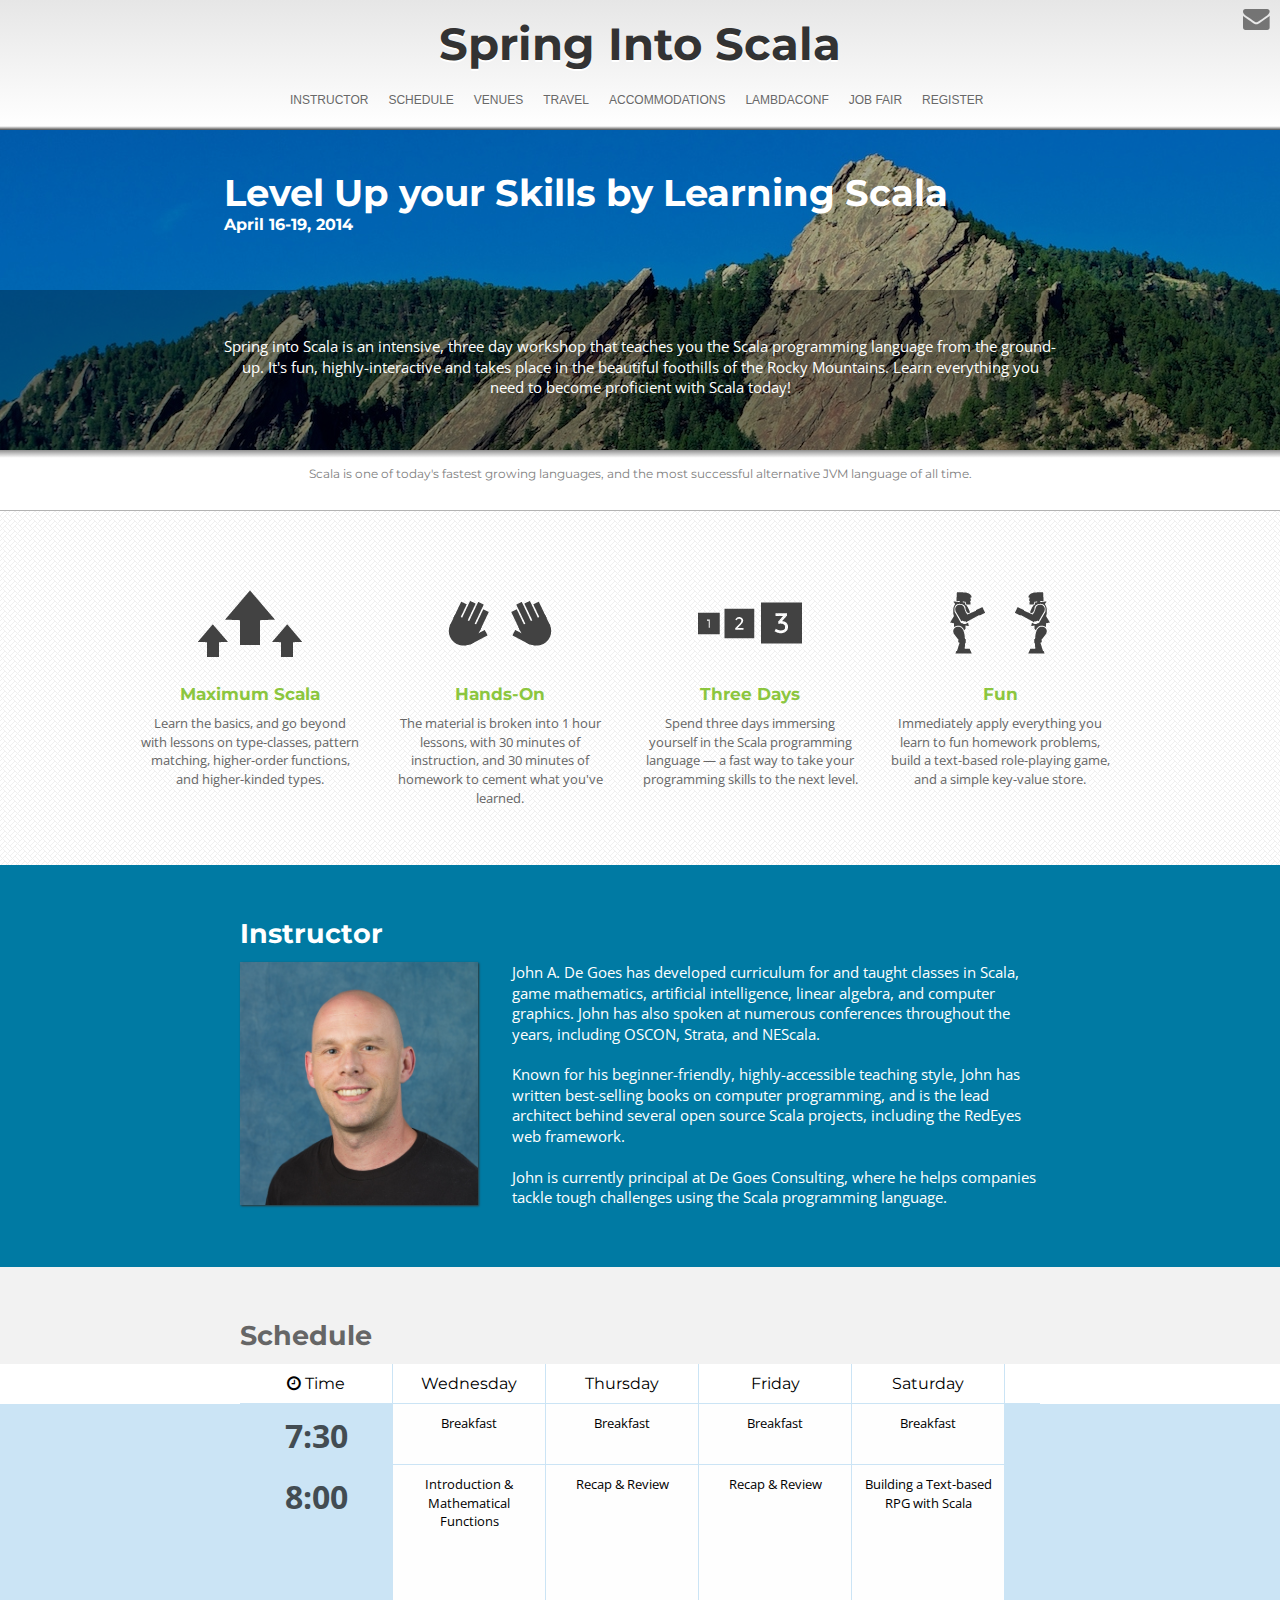
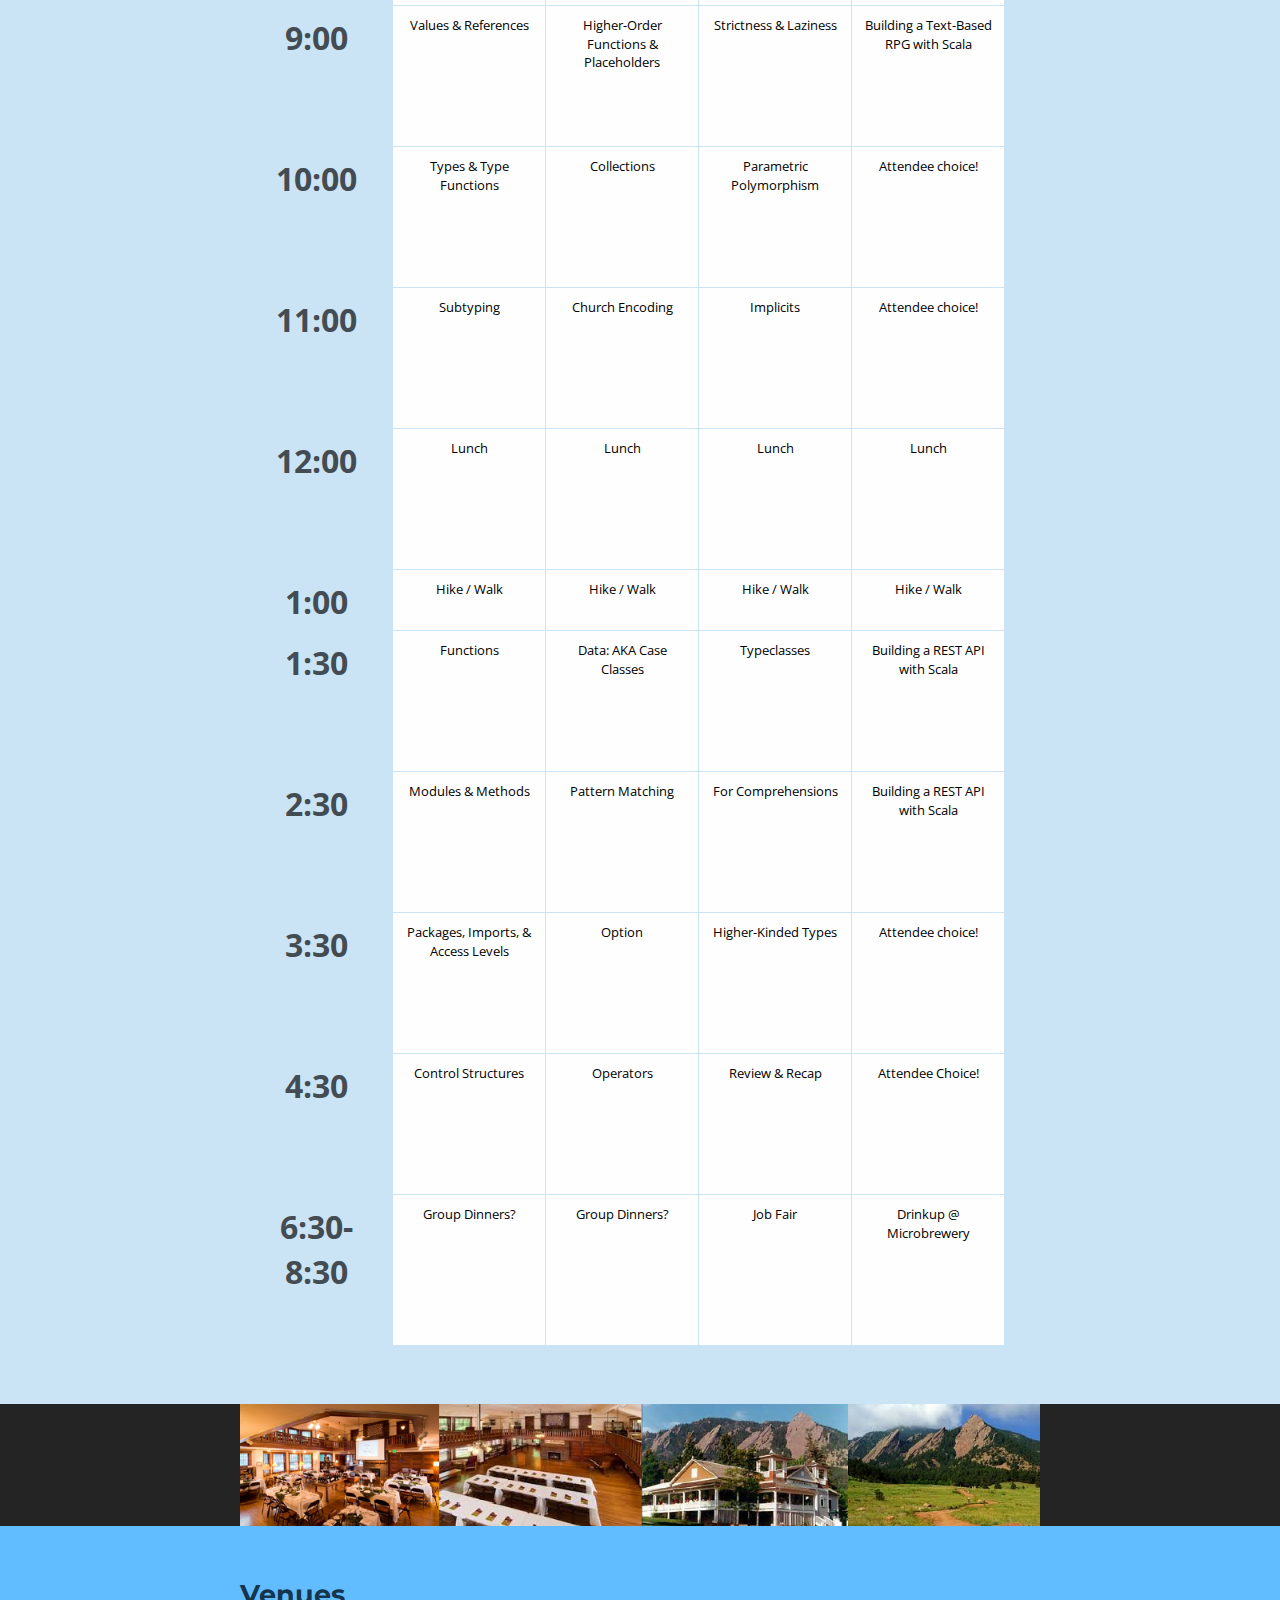
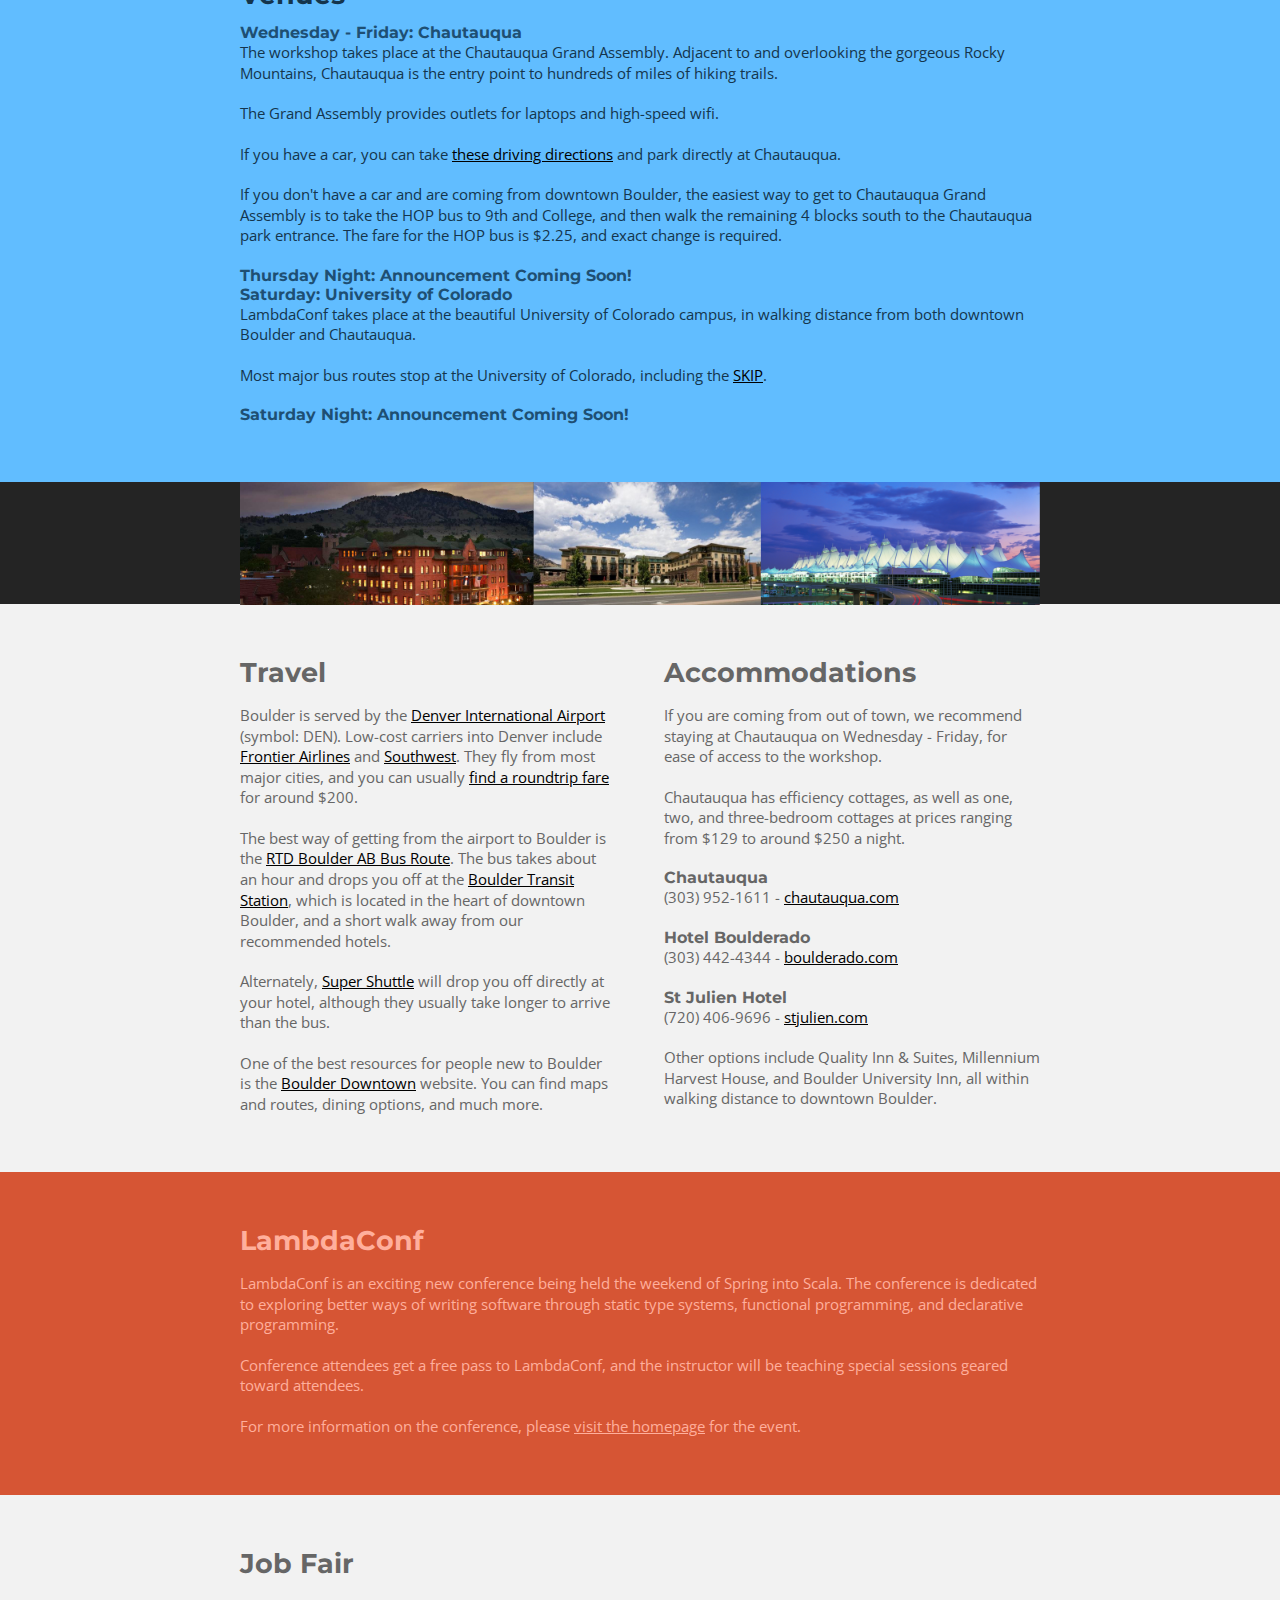
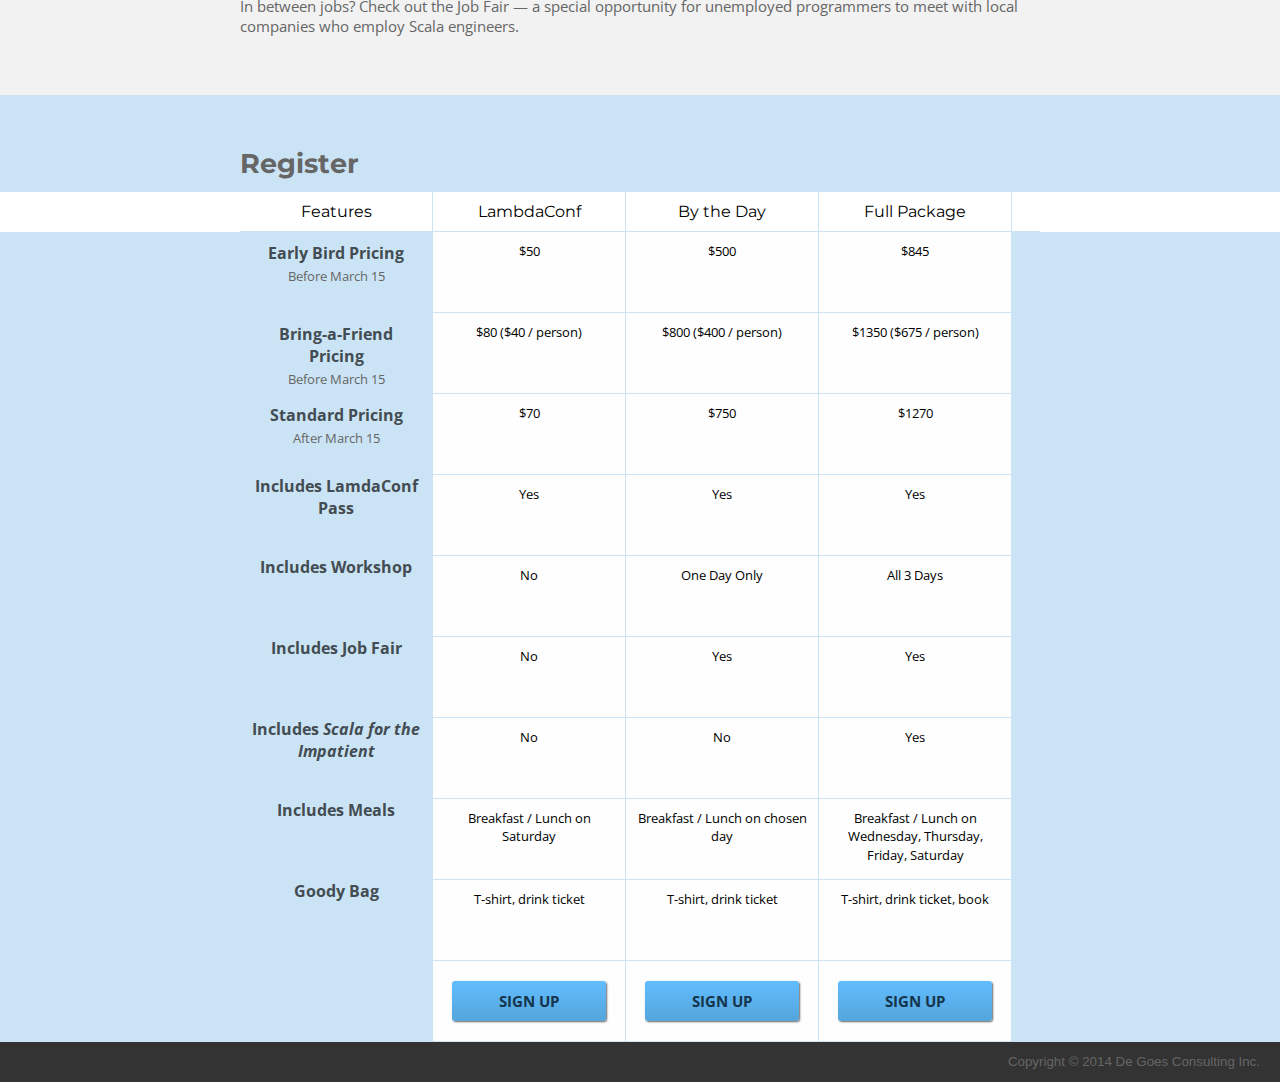
<file: spring-into-scala/index.html>
<!DOCTYPE html>
<html>
    <head>
        <link rel="stylesheet" type="text/css" href="css/defaults.css">
        <link rel="stylesheet" type="text/css" href="css/custom.css">
        <link href="http://netdna.bootstrapcdn.com/font-awesome/4.0.3/css/font-awesome.css" rel="stylesheet">
        <link href='http://fonts.googleapis.com/css?family=Open+Sans:300italic,400italic,600italic,700italic,800italic,400,300,600,700,800|Open+Sans+Condensed:300,300italic,700|Montserrat:400,700' rel='stylesheet' type='text/css'>

        <script src="http://ajax.googleapis.com/ajax/libs/jquery/1.8.2/jquery.min.js"></script>
        <script type="text/javascript" src="js/default.js"></script>
        <title>Spring Into Scala</title>
    </head>
    <body>
        <div id="to-top">
            <i class="fa fa-arrow-circle-up"></i>
        </div>
        <div id="contact-us">
            <a href="mailto:john@degoes.net"><i class="fa fa-envelope"></i></a>
        </div>
        <header>
            <section class="holder-80p">
                <h1>Spring Into Scala</h1>
                <div id="header-menu">

                </div>
            </section>
        </header>
        <section>
            <div id="image-frame">
                <div class="frame-slider">
                    <div class="slider-1">
                    </div>
                    <div class="slider-2">
                    </div>
                </div>
                <div id="frame-text">
                    <div class="top">
                        <h1>Level Up your Skills by Learning Scala</h1>
                        <h3>April 16-19, 2014</h3>
                    </div>
                    <div class="bottom">
                        <p>Spring into Scala is an intensive, three day workshop that teaches you the Scala programming language from the ground-up. It's fun, highly-interactive and takes place in the beautiful foothills of the Rocky Mountains. Learn everything you need to become proficient with Scala today!</p>
                    </div>
                </div>
            </div>
        </section>
        <section class="repeat-darkgray">
            <div id="header-bullets" class="holder-72p">
                <p class="bullet-active">Scala is one of today's fastest growing languages, and the most successful alternative JVM language of all time.</p>
                <p>Scala boasts a powerful type system that helps reduce bugs, powerful features that make it easier to solve difficult problems, and the hottest JVM libraries (Akka, Play).</p>
                <p>Today, there are literally thousands of unfilled Scala positions in the United States alone. Salaries range from $80,000 to more than $140,000 USD.</p>
            </div>
        </section>
        <section class="repeat-texture-1">
            <div class="holder-80p body-section">
                <div class="introduction-points">
                    <div class="points-image">
                    </div>
                    <h3>Maximum Scala</h3>
                    <p>Learn the basics, and go beyond with lessons on type-classes, pattern matching, higher-order functions, and higher-kinded types.</p>
                </div>
                <div class="introduction-points">
                    <div class="points-image">
                    </div>
                    <h3>Hands-On</h3>
                    <p>The material is broken into 1 hour lessons, with 30 minutes of instruction, and 30 minutes of homework to cement what you've learned.</p>
                </div>
                <div class="introduction-points">
                    <div class="points-image">
                    </div>
                    <h3>Three Days</h3>
                    <p>Spend three days immersing yourself in the Scala programming language &mdash; a fast way to take your programming skills to the next level.</p>
                </div>
                <div class="introduction-points js-clear-float">
                    <div class="points-image">
                    </div>
                    <h3>Fun</h3>
                    <p>Immediately apply everything you learn to fun homework problems, build a text-based role-playing game, and a simple key-value store.</p>
                </div>
            </div>
        </section>
        <section class="repeat-darkblue">
            <div class="holder-72p body-section">
                <h1 class="add-menu">Instructor</h1>
                <div class="one-third-left">
                    <img class="instructor-photo" src="images/jdegoes-photo.jpg" alt="John De Goes">
                </div>
                <div class="two-third-left js-clear-float">
                    <p>John A. De Goes has developed curriculum for and taught classes in Scala, game mathematics, artificial intelligence, linear algebra, and computer graphics. John has also spoken at numerous conferences throughout the years, including OSCON, Strata, and NEScala.</p>
                    <p>Known for his beginner-friendly, highly-accessible teaching style, John has written best-selling books on computer programming, and is the lead architect behind several open source Scala projects, including the RedEyes web framework.</p>
                    <p>John is currently principal at De Goes Consulting, where he helps companies tackle tough challenges using the Scala programming language.</p>
                </div>
            </div>
        </section>
        <section>
            <div class="holder-72p body-section-special-top">
                <h1 class="add-menu">Schedule</h1>
            </div>
        </section>
        <section class="repeat-white schedule">
            <div class="holder-72p">
                <ul>
                    <li><i class="fa fa-clock-o"></i> Time</li>
                    <li>Wednesday</li>
                    <li>Thursday</li>
                    <li>Friday</li>
                    <li class="js-clear-float">Saturday</li>
                </ul>
            </div>
        </section>
        <section class="repeat-scheduleblue schedule">
            <div class="holder-72p body-section-special-bottom">
                <ul class="half">
                    <li><p>7:30</p></li>
                    <li><p>Breakfast</p></li>
                    <li><p>Breakfast</p></li>
                    <li><p>Breakfast</p></li>
                    <li class="js-clear-float"><p>Breakfast</li>
                </ul>
                <ul class="whole">
                    <li><p>8:00</p></li>
                    <li><p>Introduction &amp; Mathematical Functions</p></li>
                    <li><p>Recap &amp; Review</p></li>
                    <li><p>Recap &amp; Review</p></li>
                    <li class="js-clear-float"><p>Building a Text-based RPG with Scala</p></li>
                </ul>
                <ul class="whole">
                    <li><p>9:00</p></li>
                    <li><p>Values &amp; References</p></li>
                    <li><p>Higher-Order Functions &amp; Placeholders</p></li>
                    <li><p>Strictness &amp; Laziness</p></li>
                    <li class="js-clear-float"><p>Building a Text-Based RPG with Scala</p></li>
                </ul>
                <ul class="whole">
                    <li><p>10:00</p></li>
                    <li><p>Types &amp; Type Functions</p></li>
                    <li><p>Collections</p></li>
                    <li><p>Parametric Polymorphism</p></li>
                    <li class="js-clear-float"><p>Attendee choice!</p></li>
                </ul>
                <ul class="whole">
                    <li><p>11:00</p></li>
                    <li><p>Subtyping</p></li>
                    <li><p>Church Encoding</p></li>
                    <li><p>Implicits</p></li>
                    <li class="js-clear-float"><p>Attendee choice!</p></li>
                </ul>
                <ul class="whole">
                    <li><p>12:00</p></li>
                    <li><p>Lunch</p></li>
                    <li><p>Lunch</p></li>
                    <li><p>Lunch</p></li>
                    <li class="js-clear-float"><p>Lunch</p></li>
                </ul>
                <ul class="half">
                    <li><p>1:00</p></li>
                    <li><p>Hike / Walk</p></li>
                    <li><p>Hike / Walk</p></li>
                    <li><p>Hike / Walk</p></li>
                    <li class="js-clear-float"><p>Hike / Walk</p></li>
                </ul>
                <ul class="whole">
                    <li><p>1:30</p></li>
                    <li><p>Functions</p></li>
                    <li><p>Data: AKA Case Classes</p></li>
                    <li><p>Typeclasses</p></li>
                    <li class="js-clear-float"><p>Building a REST API with Scala</p></li>
                </ul>
                <ul class="whole">
                    <li><p>2:30</p></li>
                    <li><p>Modules &amp; Methods</p></li>
                    <li><p>Pattern Matching</p></li>
                    <li><p>For Comprehensions</p></li>
                    <li class="js-clear-float"><p>Building a REST API with Scala</p></li>
                </ul>
                <ul class="whole">
                    <li><p>3:30</p></li>
                    <li><p>Packages, Imports, &amp; Access Levels</p></li>
                    <li><p>Option</p></li>
                    <li><p>Higher-Kinded Types</p></li>
                    <li class="js-clear-float"><p>Attendee choice!</p></li>
                </ul>
                <ul class="whole">
                    <li><p>4:30</p></li>
                    <li><p>Control Structures</p></li>
                    <li><p>Operators</p></li>
                    <li><p>Review &amp; Recap</p></li>
                    <li class="js-clear-float"><p>Attendee Choice!</p></li>
                </ul>
                <ul class="special">
                    <li><p>6:30-8:30</p></li>
                    <li><p>Group Dinners?</p></li>
                    <li><p>Group Dinners?</p></li>
                    <li><p>Job Fair</p></li>
                    <li class="js-clear-float"><p>Drinkup @ Microbrewery</p></li>
                </ul>
            </div>
        </section>
        <section class="divider-image">
            <div class="holder-72p divider-image">
                <img src="images/background-image-2.png" alt="Chautauqua Grand Hall and Hiking">
            </div>
        </section>
        <section class="repeat-lightblue">
            <div class="holder-72p body-section">
                <h1 class="add-menu">Venues</h1>
                <h4>Wednesday - Friday: Chautauqua</h4>
                <p>The workshop takes place at the Chautauqua Grand Assembly. Adjacent to and overlooking the gorgeous Rocky Mountains, Chautauqua is the entry point to hundreds of miles of hiking trails.</p>
                <p>The Grand Assembly provides outlets for laptops and high-speed wifi.</p>
                <p>If you have a car, you can take <a href="http://www.chautauqua.com/lodging_map_directions.html">these driving directions</a> and park directly at Chautauqua.</p>
                <p>If you don't have a car and are coming from downtown Boulder, the easiest way to get to Chautauqua Grand Assembly is to take the HOP bus to 9th and College, and then walk the remaining 4 blocks south to the Chautauqua park entrance. The fare for the HOP bus is $2.25, and exact change is required.</p>
                <h4>Thursday Night: Announcement Coming Soon!</h4>
                <h4>Saturday: University of Colorado</h4>
                <p>LambdaConf takes place at the beautiful University of Colorado campus, in walking distance from both downtown Boulder and Chautauqua.</p>
                <p>Most major bus routes stop at the University of Colorado, including the <a href="http://www3.rtd-denver.com/schedules/getSchedule.action?routeId=SKIP">SKIP</a>.</p>
                <h4>Saturday Night: Announcement Coming Soon!</h4>
            </div>
        </section>
        <section class="divider-image">
            <div class="holder-72p divider-image">
                <img src="images/background-image-1.png" alt="Boulderado St Julien DIA">
            </div>
        </section>
        <section>
            <div class="holder-72p body-section">
                <div class="two-columns">
                    <h1 class="add-menu">Travel</h1>
                    <p>Boulder is served by the <a href="http://flydenver.com">Denver International Airport</a> (symbol: DEN). Low-cost carriers into Denver include <a href="http://flyfrontier.com">Frontier Airlines</a> and <a href="http://southwest.com">Southwest</a>. They fly from most major cities, and you can usually <a href="http://www.hipmunk.com/city/Denver-CO">find a roundtrip fare</a> for around $200.
                    <p>The best way of getting from the airport to Boulder is the <a href="http://www3.rtd-denver.com/schedules/getSchedule.action?routeId=AB">RTD Boulder AB Bus Route</a>. The bus takes about an hour and drops you off at the <a href="https://foursquare.com/v/boulder-transit-center-boulder-co/4b47e175f964a520a14226e3">Boulder Transit Station</a>, which is located in the heart of downtown Boulder, and a short walk away from our recommended hotels.</p>
                    <p>Alternately, <a href="http://www.supershuttle.com/Locations/DENBoulderDIAExpressAirportShuttle.aspx">Super Shuttle</a> will drop you off directly at your hotel, although they usually take longer to arrive than the bus.</p>
                    <p>One of the best resources for people new to Boulder is the <a href="http://www.boulderdowntown.com">Boulder Downtown</a> website. You can find maps and routes, dining options, and much more.</p>
                </div>
                <div class="two-columns js-clear-float">
                    <h1 class="add-menu">Accommodations</h1>
                    <p>If you are coming from out of town, we recommend staying at Chautauqua on Wednesday - Friday, for ease of access to the workshop.</p>
                    <p>Chautauqua has efficiency cottages, as well as one, two, and three-bedroom cottages at prices ranging from $129 to around $250 a night.</p>                      
                    <h4>Chautauqua</h4>
                    <p>(303) 952-1611 - <a href="http://www.chautauqua.com">chautauqua.com</a></p>
                    <h4>Hotel Boulderado</h4>
                    <p>(303) 442-4344 - <a href="http://www.boulderado.com">boulderado.com</a></p>
                    <h4>St Julien Hotel</h4>
                    <p>(720) 406-9696 - <a href="http://www.stjulien.com">stjulien.com</a></p>
                    <p>Other options include Quality Inn &amp; Suites, Millennium Harvest House, and Boulder University Inn, all within walking distance to downtown Boulder.</p>
                </div>
            </div>
        </section>
        <section class="repeat-orange">
            <div class="holder-72p body-section">
                <h1 class="add-menu">LambdaConf</h1>
                <p>LambdaConf is an exciting new conference being held the weekend of Spring into Scala. The conference is dedicated to exploring better ways of writing software through static type systems, functional programming, and declarative programming.</p>
                <p>Conference attendees get a free pass to LambdaConf, and the instructor will be teaching special sessions geared toward attendees.</p>
                <p>For more information on the conference, please <a href="/lambdaconf/">visit the homepage</a> for the event.</p>
            </div>
        </section>
        <section>
            <div class="holder-72p body-section">
                <h1 class="add-menu">Job Fair</h1>
                <p>In between jobs? Check out the Job Fair &mdash; a special opportunity for unemployed programmers to meet with local companies who employ Scala engineers.</p>
            </div>
        </section>
        <section class="repeat-scheduleblue-alt">
            <div class="holder-72p body-section-special-top-alt">
                <h1 class="add-menu">Register</h1>
            </div>
        </section>
        <section class="repeat-white schedule-alt">
            <div class="holder-72p">
                <ul>
                    <li>Features</li>
                    <li>LambdaConf</li>
                    <li>By the Day</li>
                    <li class="js-clear-float">Full Package</li>
                </ul>
            </div>
        </section>
        <section class="repeat-scheduleblue-alt schedule-alt">
            <div class="holder-72p body-section-special-bottom">
                <ul class="whole">
                    <li><p>Early Bird Pricing</p><p><span>Before March 15</span></p></li>
                    <li><p>$50</p></li>
                    <li><p>$500</p></li>
                    <li class="js-clear-float"><p>$845</p></li>
                </ul>
                <ul class="whole">
                    <li><p>Bring-a-Friend Pricing</p><p><span>Before March 15</span></p></li>
                    <li><p>$80 <span>($40 / person)</span></p></li>
                    <li><p>$800 <span>($400 / person)</span></p></li>
                    <li class="js-clear-float"><p>$1350 <span>($675 / person)</span></p></li>
                </ul>
                <ul class="whole">
                    <li><p>Standard Pricing</p><p><span>After March 15</span></p></li>
                    <li><p>$70</p></li>
                    <li><p>$750</p></li>
                    <li class="js-clear-float"><p>$1270</p></li>
                </ul>
                <ul class="whole">
                    <li><p>Includes LamdaConf Pass</p></li>
                    <li><p>Yes</p></li>
                    <li><p>Yes</p></li>
                    <li class="js-clear-float"><p>Yes</p></li>
                </ul>
                <ul class="whole">
                    <li><p>Includes Workshop</p></li>
                    <li><p>No</p></li>
                    <li><p>One Day Only</p></li>
                    <li class="js-clear-float"><p>All 3 Days</p></li>
                </ul>
                <ul class="whole">
                    <li><p>Includes Job Fair</p></li>
                    <li><p>No</p></li>
                    <li><p>Yes</p></li>
                    <li class="js-clear-float"><p>Yes</p></li>
                </ul>
                <ul class="whole">
                    <li><p>Includes <em>Scala for the Impatient</em></p></li>
                    <li><p>No</p></li>
                    <li><p>No</p></li>
                    <li class="js-clear-float"><p>Yes</p></li>
                </ul>
                <ul class="whole">
                    <li><p>Includes Meals</p></li>
                    <li><p>Breakfast / Lunch on Saturday</p></li>
                    <li><p>Breakfast / Lunch on chosen day</p></li>
                    <li class="js-clear-float"><p>Breakfast / Lunch on Wednesday, Thursday, Friday, Saturday</p></li>
                </ul>
                <ul class="whole">
                    <li><p>Goody Bag</p></li>
                    <li><p>T-shirt, drink ticket</p></li>
                    <li><p>T-shirt, drink ticket</p></li>
                    <li class="js-clear-float"><p>T-shirt, drink ticket, book</p></li>
                </ul>
                <ul class="whole">
                    <li></li>
                    <li><a class="medium-button" href="https://www.eventbrite.com/e/lambdaconf-tickets-10693752301" target="_blank">Sign Up <i class="fa fa-thumbs-up"></i></a></li>
                    <li><a class="medium-button" href="http://www.eventbrite.com/e/spring-into-scala-tickets-10703328945" target="_blank">Sign Up <i class="fa fa-thumbs-up"></i></a></li>
                    <li class="js-clear-float"><a class="medium-button" href="http://www.eventbrite.com/e/spring-into-scala-tickets-10703328945" target="_blank">Sign Up <i class="fa fa-thumbs-up"></i></a></li>
                </ul>
            </div>
        </section>
        <footer>
            <p>Copyright &copy; 2014 De Goes Consulting Inc.</p>
        </footer>
    </body>
</html>
</file>
<file: lambdaconf-2014/css/defaults.css>
* {
    position: relative;
    border: 0;
    outline: none;
    margin: 0;
    padding: 0;
}

/*TRANSITIONS AND ANIMATIONS*/
.css-transitions {
    transition: .5s;
    -webkit-transition: .5s;
}

/*GENERAL SETTINGS*/
.clear {
    clear: both;
}

.active {
    display: block !important;
}

body {
    background-color: #f2f2f2;
    overflow-x: hidden;
}

/*SPECIAL FONT FORMATTING*/
p, a {
    font-family: open sans, sans-serif;
}

h1, h2, h3, h4 ,h5 {
    font-family: Montserrat, sans-serif;
}

p {
    color: #666666;
    
}

p a {
    color: #000;
    text-decoration: underline;
}

/*FONT PADDING*/
/*P*/
p + p {
    margin-top: 20px;
}

p + h1, p + h2, p + h3, p + h4, p + h5 {
    margin-top: 20px;
}

p + ul, p + ol {
    margin-top: 8px;
}

/*H*/
h1 + h2, h2 + h3 {
    margin-top: 16px;
}

h3 + h4 {
    margin-top: 12px;
}

h4 + h5 {
    margin-top: 8px;
}

h1 + p, h2 + p {
    margin-top: 4px;
}

h3 + p, h4 + p, h5 + p {
    margin-top: 0px;
}

/*UL*/
h1 + ul, h2 + ul, h3 + ul, h4 + ul, h5 + ul {
    margin-top: 8px;
}

ul + h1, ul + h2, ul + h3, ul + h4, ul + h5, ul + p, ul + pre, ul + ul, ol + h1, ol + h2, ol + h3, ol + h4, ol + h5, ol + p, ol + pre, ol + ol {
    margin-top: 30px;
}

/*LI*/
li + li {
    margin-top: 8px;
}

/*PRE*/
h1 + pre, h2 + pre, h3 + pre, h4 + pre, h5 + pre, p + pre, pre + pre {
    margin-top: 8px;
}

ul + pre, ol + pre {
    margin-top: 24px;
}

pre + h1, pre + h2, pre + h3, pre + h4, pre + h5, pre + ol, pre + ul, pre + p {
    margin-top: 30px;
}

pre {
    padding: 20px;
    background-color: #ccc;
}

/*FONT-SIZES*/
p {
    font-size: 12pt;
    line-height: 1.4;
}

/*GENERAL BODY*/
.holder-80p {
    width: 80%;
    max-width: 1000px;
    margin-right: auto;
    margin-left: auto;
}

.holder-72p {
    width: 72%;
    max-width: 800px;
    margin-right: auto;
    margin-left: auto;
}

.holder-600 {
    width: 600px;
    margin-right: auto;
    margin-left: auto;
}

.divider {
    height: 0px;
    margin-top: 20px;
    margin-bottom: 20px;
    border-bottom: 1px solid #666;
}

.two-columns {
    float: left;
    width: 47%;
}

.two-columns:first-child {
    margin-right: 6%;
}

.three-columns {
    float: left;
    width: 33%;
    padding: 0px;
}

.four-columns {
    float: left;
    width: 25%;
}

.two-third-left {
    float: left;
    width: 66%;
}

.one-third-left {
    float: left;
    width: 33%;
    padding-right: 1%;
}

/*BOX SLIDE*/
.box-frame {
    width: 1000px;
    height: 98px;
    border-bottom: 1px solid #f2f2f2;
    overflow: hidden;
    margin-bottom: 10px;
    cursor: pointer;
}

.box-slide {
    top: -100%;
    width: 100%;
    height: 200%;
}

.box-slide:hover {
    top: 0%;
    width: 100%;
    height: 200%;
}

.box-slide-half {
    height: 80px;
    width: 978px;
    padding: 10px 10px;
}

.box-frame i {
    font-size: 30pt;
    display: block;
    text-align: center;
    padding-top: 4px;
    padding-bottom: 4px;
}

.box-frame h1 {
    text-align: center;
}

.box-frame p {
    padding-top: 28px;
    text-align: center;
}

/*BUTTON EFFECTS*/
.effect-popup:hover {
    -moz-box-shadow: 0 0 6px 1px #000;
    -webkit-box-shadow: 0 0 6px 1px #000;
    box-shadow: 0 0 6px 1px #000;
}

.effect-recess:hover {
    -moz-box-shadow: inset 0 0 6px 1px #000;
    -webkit-box-shadow: inset 0 0 6px 1px #000;
    box-shadow: inset 0 0 6px 1px #000;
}

/*OVERLAY*/
#overlay {
    position: absolute;
    z-index: 1000;
    display: block;
    width: 100%;
    height: 100%;
    background: rgba(0, 0, 0, 0.7);
}

#interactive-div {
    position: absolute;
    top: 200px;
    background-color: #fff;
    margin-right: auto;
    margin-left: auto;
    z-index: 0;
    opacity: 0.0;
}
</file>
<file: lambdaconf-2014/css/tooltipster.css>
/* This is the default Tooltipster theme (feel free to modify or duplicate and create multiple themes!): */
.tooltipster-default {
	border-radius: 5px; 
	border: 2px solid #000;
	background: #4c4c4c;
	color: #fff;
}

/* Use this next selector to style things like font-size and line-height: */
.tooltipster-default .tooltipster-content {
	font-family: Arial, sans-serif;
	font-size: 14px;
	line-height: 16px;
	padding: 8px 10px;
	overflow: hidden;
}

/* This next selector defines the color of the border on the outside of the arrow. This will automatically match the color and size of the border set on the main tooltip styles. Set display: none; if you would like a border around the tooltip but no border around the arrow */
.tooltipster-default .tooltipster-arrow .tooltipster-arrow-border {
	/* border-color: ... !important; */
}


/* If you're using the icon option, use this next selector to style them */
.tooltipster-icon {
	cursor: help;
	margin-left: 4px;
}








/* This is the base styling required to make all Tooltipsters work */
.tooltipster-base {
	padding: 0;
	font-size: 0;
	line-height: 0;
	position: absolute;
	left: 0;
	top: 0;
	z-index: 9999999;
	pointer-events: none;
	width: auto;
	overflow: visible;
}
.tooltipster-base .tooltipster-content {
	overflow: hidden;
}


/* These next classes handle the styles for the little arrow attached to the tooltip. By default, the arrow will inherit the same colors and border as what is set on the main tooltip itself. */
.tooltipster-arrow {
	display: block;
	text-align: center;
	width: 100%;
	height: 100%;
	position: absolute;
	top: 0;
	left: 0;
	z-index: -1;
}
.tooltipster-arrow span, .tooltipster-arrow-border {
	display: block;
	width: 0; 
	height: 0;
	position: absolute;
}
.tooltipster-arrow-top span, .tooltipster-arrow-top-right span, .tooltipster-arrow-top-left span {
	border-left: 8px solid transparent !important;
	border-right: 8px solid transparent !important;
	border-top: 8px solid;
	bottom: -7px;
}
.tooltipster-arrow-top .tooltipster-arrow-border, .tooltipster-arrow-top-right .tooltipster-arrow-border, .tooltipster-arrow-top-left .tooltipster-arrow-border {
	border-left: 9px solid transparent !important;
	border-right: 9px solid transparent !important;
	border-top: 9px solid;
	bottom: -7px;
}

.tooltipster-arrow-bottom span, .tooltipster-arrow-bottom-right span, .tooltipster-arrow-bottom-left span {
	border-left: 8px solid transparent !important;
	border-right: 8px solid transparent !important;
	border-bottom: 8px solid;
	top: -7px;
}
.tooltipster-arrow-bottom .tooltipster-arrow-border, .tooltipster-arrow-bottom-right .tooltipster-arrow-border, .tooltipster-arrow-bottom-left .tooltipster-arrow-border {
	border-left: 9px solid transparent !important;
	border-right: 9px solid transparent !important;
	border-bottom: 9px solid;
	top: -7px;
}
.tooltipster-arrow-top span, .tooltipster-arrow-top .tooltipster-arrow-border, .tooltipster-arrow-bottom span, .tooltipster-arrow-bottom .tooltipster-arrow-border {
	left: 0;
	right: 0;
	margin: 0 auto;
}
.tooltipster-arrow-top-left span, .tooltipster-arrow-bottom-left span {
	left: 6px;
}
.tooltipster-arrow-top-left .tooltipster-arrow-border, .tooltipster-arrow-bottom-left .tooltipster-arrow-border {
	left: 5px;
}
.tooltipster-arrow-top-right span,  .tooltipster-arrow-bottom-right span {
	right: 6px;
}
.tooltipster-arrow-top-right .tooltipster-arrow-border, .tooltipster-arrow-bottom-right .tooltipster-arrow-border {
	right: 5px;
}
.tooltipster-arrow-left span, .tooltipster-arrow-left .tooltipster-arrow-border {
	border-top: 8px solid transparent !important;
	border-bottom: 8px solid transparent !important; 
	border-left: 8px solid;
	top: 50%;
	margin-top: -7px;
	right: -7px;
}
.tooltipster-arrow-left .tooltipster-arrow-border {
	border-top: 9px solid transparent !important;
	border-bottom: 9px solid transparent !important; 
	border-left: 9px solid;
	margin-top: -8px;
}
.tooltipster-arrow-right span, .tooltipster-arrow-right .tooltipster-arrow-border {
	border-top: 8px solid transparent !important;
	border-bottom: 8px solid transparent !important; 
	border-right: 8px solid;
	top: 50%;
	margin-top: -7px;
	left: -7px;
}
.tooltipster-arrow-right .tooltipster-arrow-border {
	border-top: 9px solid transparent !important;
	border-bottom: 9px solid transparent !important; 
	border-right: 9px solid;
	margin-top: -8px;
}


/* Some CSS magic for the awesome animations - feel free to make your own custom animations and reference it in your Tooltipster settings! */

.tooltipster-fade {
	opacity: 0;
	-webkit-transition-property: opacity;
	-moz-transition-property: opacity;
	-o-transition-property: opacity;
	-ms-transition-property: opacity;
	transition-property: opacity;
}
.tooltipster-fade-show {
	opacity: 1;
}

.tooltipster-grow {
	-webkit-transform: scale(0,0);
	-moz-transform: scale(0,0);
	-o-transform: scale(0,0);
	-ms-transform: scale(0,0);
	transform: scale(0,0);
	-webkit-transition-property: -webkit-transform;
	-moz-transition-property: -moz-transform;
	-o-transition-property: -o-transform;
	-ms-transition-property: -ms-transform;
	transition-property: transform;
	-webkit-backface-visibility: hidden;
}
.tooltipster-grow-show {
	-webkit-transform: scale(1,1);
	-moz-transform: scale(1,1);
	-o-transform: scale(1,1);
	-ms-transform: scale(1,1);
	transform: scale(1,1);
	-webkit-transition-timing-function: cubic-bezier(0.175, 0.885, 0.320, 1);
	-webkit-transition-timing-function: cubic-bezier(0.175, 0.885, 0.320, 1.15); 
	-moz-transition-timing-function: cubic-bezier(0.175, 0.885, 0.320, 1.15); 
	-ms-transition-timing-function: cubic-bezier(0.175, 0.885, 0.320, 1.15); 
	-o-transition-timing-function: cubic-bezier(0.175, 0.885, 0.320, 1.15); 
	transition-timing-function: cubic-bezier(0.175, 0.885, 0.320, 1.15);
}

.tooltipster-swing {
	opacity: 0;
	-webkit-transform: rotateZ(4deg);
	-moz-transform: rotateZ(4deg);
	-o-transform: rotateZ(4deg);
	-ms-transform: rotateZ(4deg);
	transform: rotateZ(4deg);
	-webkit-transition-property: -webkit-transform, opacity;
	-moz-transition-property: -moz-transform;
	-o-transition-property: -o-transform;
	-ms-transition-property: -ms-transform;
	transition-property: transform;
}
.tooltipster-swing-show {
	opacity: 1;
	-webkit-transform: rotateZ(0deg);
	-moz-transform: rotateZ(0deg);
	-o-transform: rotateZ(0deg);
	-ms-transform: rotateZ(0deg);
	transform: rotateZ(0deg);
	-webkit-transition-timing-function: cubic-bezier(0.230, 0.635, 0.495, 1);
	-webkit-transition-timing-function: cubic-bezier(0.230, 0.635, 0.495, 2.4); 
	-moz-transition-timing-function: cubic-bezier(0.230, 0.635, 0.495, 2.4); 
	-ms-transition-timing-function: cubic-bezier(0.230, 0.635, 0.495, 2.4); 
	-o-transition-timing-function: cubic-bezier(0.230, 0.635, 0.495, 2.4); 
	transition-timing-function: cubic-bezier(0.230, 0.635, 0.495, 2.4);
}

.tooltipster-fall {
	top: 0;
	-webkit-transition-property: top;
	-moz-transition-property: top;
	-o-transition-property: top;
	-ms-transition-property: top;
	transition-property: top;
	-webkit-transition-timing-function: cubic-bezier(0.175, 0.885, 0.320, 1);
	-webkit-transition-timing-function: cubic-bezier(0.175, 0.885, 0.320, 1.15); 
	-moz-transition-timing-function: cubic-bezier(0.175, 0.885, 0.320, 1.15); 
	-ms-transition-timing-function: cubic-bezier(0.175, 0.885, 0.320, 1.15); 
	-o-transition-timing-function: cubic-bezier(0.175, 0.885, 0.320, 1.15); 
	transition-timing-function: cubic-bezier(0.175, 0.885, 0.320, 1.15); 
}
.tooltipster-fall-show {
}
.tooltipster-fall.tooltipster-dying {
	-webkit-transition-property: all;
	-moz-transition-property: all;
	-o-transition-property: all;
	-ms-transition-property: all;
	transition-property: all;
	top: 0px !important;
	opacity: 0;
}

.tooltipster-slide {
	left: -40px;
	-webkit-transition-property: left;
	-moz-transition-property: left;
	-o-transition-property: left;
	-ms-transition-property: left;
	transition-property: left;
	-webkit-transition-timing-function: cubic-bezier(0.175, 0.885, 0.320, 1);
	-webkit-transition-timing-function: cubic-bezier(0.175, 0.885, 0.320, 1.15); 
	-moz-transition-timing-function: cubic-bezier(0.175, 0.885, 0.320, 1.15); 
	-ms-transition-timing-function: cubic-bezier(0.175, 0.885, 0.320, 1.15); 
	-o-transition-timing-function: cubic-bezier(0.175, 0.885, 0.320, 1.15); 
	transition-timing-function: cubic-bezier(0.175, 0.885, 0.320, 1.15);
}
.tooltipster-slide.tooltipster-slide-show {
}
.tooltipster-slide.tooltipster-dying {
	-webkit-transition-property: all;
	-moz-transition-property: all;
	-o-transition-property: all;
	-ms-transition-property: all;
	transition-property: all;
	left: 0px !important;
	opacity: 0;
}


/* CSS transition for when contenting is changing in a tooltip that is still open. The only properties that will NOT transition are: width, height, top, and left */
.tooltipster-content-changing {
	opacity: 0.5;
	-webkit-transform: scale(1.1, 1.1);
	-moz-transform: scale(1.1, 1.1);
	-o-transform: scale(1.1, 1.1);
	-ms-transform: scale(1.1, 1.1);
	transform: scale(1.1, 1.1);
}
</file>
<file: lambdaconf-2014/css/themes/tooltipster-shadow.css>
.tooltipster-shadow {
	border-radius: 5px;
	background: #fff;
	box-shadow: 0px 0px 14px rgba(0,0,0,0.3);
	color: #2c2c2c;
}
.tooltipster-shadow .tooltipster-content {
	font-family: 'Arial', sans-serif;
	font-size: 14px;
	line-height: 16px;
	padding: 8px 10px;
}
</file>
<file: lambdaconf-2014/css/custom.css>
/*REPEAT BACKGROUND*/
.repeat-texture-1 {
    background-image: url("../images/repeat-texture-1.png");
}

p {
    font-size: 11pt;
}

ul li {
    font-family: questrial, sans-serif;
}

h2, h3, h4, h5 {
    color: #666666;
}
ul.tracks {
padding-left: 40px;
}

div.schedule li {
margin-left: 2em;
}

#to-top {
    border-top: 4px solid rgba(0, 0, 0, 0.5);
    font-size: 36pt;
    position: fixed;
    left: 10px;
    z-index: 1000;
    color: rgba(0, 0, 0, 0.5);
    opacity: 0.0;
    cursor: pointer;
}

#contact-us {
    font-size: 20pt;
    position: fixed;
    right: 10px;
    z-index: 1000;
    cursor: pointer;
}

#contact-us a {
    color: rgba(0, 0, 0, 0.5);
}

/*HEADER*/
header {
    height: 130px;
    background: #e6e6e6; /* Old browsers */
    background: -moz-linear-gradient(top,  #e6e6e6 0%, #ffffff 97%, #4d4d4d 100%); /* FF3.6+ */
    background: -webkit-gradient(linear, left top, left bottom, color-stop(0%,#e6e6e6), color-stop(97%,#ffffff), color-stop(100%,#4d4d4d)); /* Chrome,Safari4+ */
    background: -webkit-linear-gradient(top,  #e6e6e6 0%,#ffffff 97%,#4d4d4d 100%); /* Chrome10+,Safari5.1+ */
    background: -o-linear-gradient(top,  #e6e6e6 0%,#ffffff 97%,#4d4d4d 100%); /* Opera 11.10+ */
    background: -ms-linear-gradient(top,  #e6e6e6 0%,#ffffff 97%,#4d4d4d 100%); /* IE10+ */
    background: linear-gradient(to bottom,  #e6e6e6 0%,#ffffff 97%,#4d4d4d 100%); /* W3C */
    filter: progid:DXImageTransform.Microsoft.gradient( startColorstr='#e6e6e6', endColorstr='#4d4d4d',GradientType=0 ); /* IE6-9 */
}

header h1 {
    font-size: 34pt;
    color: #333333;
    text-align: center;
    padding-top: 16px;
    text-shadow: 0px 2px 0px #fff;
}

#header-menu {
    width: 450px;
    margin-top: 14px;
    margin-right: auto;
    margin-left: auto;
}

#header-menu a {
    display: block;
    float: left;
    text-align: center;
    padding-right: 10px;
    padding-left: 10px;
    height: 30px;
    line-height: 30px;
    color: #686868;
    text-decoration: none;
    text-transform: uppercase;
    font-family: arial, sans-serif;
    font-size: 9pt;
    text-shadow: 0px 1px 0px #fff;
    transition: .2s;
    -webkit-transition: .2s;
    border-radius: 3px;
}

#header-menu a:hover {
    color: #000;
    -moz-box-shadow: inset 0 0 2px 1px #ccc;
    -webkit-box-shadow: inset 0 0 2px 1px #ccc;
    box-shadow: inset 0 0 2px 1px #ccc;
}

/*HEADER MAIN*/
#header-promotion-sticker {
    text-align: center;
    padding: 14px;
    position: absolute;
    right: -70px;
    top: 80px;
    width: 270px;
    background: rgba(255, 255, 255, 0.9); 
    z-index: 1000;
    box-shadow: 1px 1px 3px #000;
}

#header-promotion-sticker:hover {
    right: 0px;
}

#header-promotion-sticker i {
    font-size: 30pt;
    padding: 8px 0px 0px 4px;
    color: #1a1a1a;
}

#header-promotion-sticker .sticker-left {
    float: left;
    width: 22%;
}

#header-promotion-sticker .sticker-right {
    float: left;
    width: 78%;    
}

#header-promotion-sticker h4{
    font-size: 14pt;
    color: #8cc63f;
    padding-bottom: 8px;
}

#header-promotion-sticker p{
    font-size:  10pt;
    line-height: 1.3;
}

#header-promotion-sticker p em {
    text-decoration: none !important;
    font-weight: bold;
}

#header-promotion-sticker {
    
}

#image-frame {
    height: 320px;
    background-color: #333;
}

#image-frame .slider-1 {
    height: 320px;
    background-image: url("../images/background-header-graphic-1.png");
    background-position: center bottom;
    background-repeat: no-repeat;
}

#frame-text {
    top: -320px;
}

#frame-text .top {
    height: 160px;
    width: 100%;
    background-color: rgba(0, 0, 0, 0.2);
}

#frame-text .top h1 {
    padding-top: 46px;
    font-size: 26pt;
    color: #fff;
    width: 65%;
    max-width: 1000px;
    margin-right: auto;
    margin-left: auto;
}

#frame-text .top h3 {
    color: #fff;
    font-size: 12pt;
    width: 65%;
    max-width: 1000px;
    margin-right: auto;
    margin-left: auto;
}

#frame-text .bottom {
    height: 160px;
    width: 100%;
    background-color: rgba(0, 0, 0, 0.5);
}

#frame-text .bottom p {
    width: 65%;
    max-width: 1000px;
    margin-right: auto;
    margin-left: auto;
    padding-top: 46px;
    text-align: center;
    color: #fff;
    font-size: 19px;
}

.repeat-darkgray {
    border-bottom: 1px solid #b3b3b3;
    background: #8e8e8e; /* Old browsers */
    background: -moz-linear-gradient(top,  #8e8e8e 0%, #ffffff 13%, #ffffff 100%); /* FF3.6+ */
    background: -webkit-gradient(linear, left top, left bottom, color-stop(0%,#8e8e8e), color-stop(13%,#ffffff), color-stop(100%,#ffffff)); /* Chrome,Safari4+ */
    background: -webkit-linear-gradient(top,  #8e8e8e 0%,#ffffff 13%,#ffffff 100%); /* Chrome10+,Safari5.1+ */
    background: -o-linear-gradient(top,  #8e8e8e 0%,#ffffff 13%,#ffffff 100%); /* Opera 11.10+ */
    background: -ms-linear-gradient(top,  #8e8e8e 0%,#ffffff 13%,#ffffff 100%); /* IE10+ */
    background: linear-gradient(to bottom,  #8e8e8e 0%,#ffffff 13%,#ffffff 100%); /* W3C */
    filter: progid:DXImageTransform.Microsoft.gradient( startColorstr='#8e8e8e', endColorstr='#ffffff',GradientType=0 ); /* IE6-9 */
}

#header-bullets {
    height: 60px;
}

#header-bullets p {
    margin: 0px;
    font-family: montserrat, helvetica, sans-serif;
    text-align: center;
    color: #808080;
    font-size: 9pt;
    padding-top: 16px;
    display: none;
}

#header-bullets .bullet-active {
    display: block !important;
}

/*BODY CONTENT*/
.body-section {
    padding: 52px 0px 58px 0px;
}

.body-section-special-top {
    margin-top: 52px;
}

.body-section-special-top h1:first-child {
    font-size: 20pt;
    color: #666666;
    padding-bottom: 12px;
}

.body-section-special-top-alt {
    padding-top: 52px;
}

.body-section-special-top-alt p {
    font-size: 10pt;
    text-decoration: none;
    padding-bottom: 12px;
}

.body-section-special-top-alt h1:first-child {
    font-size: 20pt;
    color: #666666;
    padding-bottom: 4px;
}

.body-section h1:first-child {
    font-size: 20pt;
    color: #666666;
    padding-bottom: 12px;
}

.body-section .introduction-points {
    float: left;
    width: 22%;
    padding: 0px 3% 0px 0px;
    transition: .5s;
    -webkit-transition: .5s;
    text-align: center;
}

.body-section .introduction-points .points-image {
    height: 120px;
    background-repeat: no-repeat;
    background-position: center;
}

.body-section .introduction-points:nth-child(1) .points-image {
    background-image: url("../images/graphic-intro-bullet1.png");
}

.body-section .introduction-points:nth-child(2) .points-image {
    background-image: url("../images/graphic-intro-bullet2.png");
}

.body-section .introduction-points:nth-child(3) .points-image {
    background-image: url("../images/graphic-intro-bullet3.png");
}

.body-section .introduction-points:nth-child(4) .points-image {
    background-image: url("../images/graphic-intro-bullet4.png");
}

.body-section .introduction-points img {
    display: block;
    margin: 0px auto;
}

.body-section .introduction-points:nth-child(5) {
    padding-right: 0px;
}

.body-section .introduction-points h3 {
    font-size: 13pt;
    padding-bottom: 10px;
    color: #8cc63f;
}

.body-section .introduction-points p {
    font-size: 10pt;
}

/*INSTRUCTOR*/
.repeat-darkblue {
    background-color: #007AA3;
}

.repeat-darkblue p, .repeat-darkblue h1, .repeat-darkblue a {
    color: #fff !important;
}

.instructor-photo {
    width: 90%;
    -moz-box-shadow: 1px 1px 2px 0px #333;
    -webkit-box-shadow: 1px 1px 2px 0px #333;
    box-shadow: 1px 1px 2px 0px #333;
}

/*SCHEDULES*/
.repeat-white {
    background-color: #fff;
}

.repeat-white ul.tr > li {
    font-family: montserrat, helvetica, sans-serif;
    margin: 0px;
    padding: 10px 0px;
}

.schedule ul.tr {
    margin: 0px;
    list-style-type: none;
    border-bottom: 1px solid #CBE4F5;
}

.schedule ul.tr > li {
    margin: 0px;
    float: left;
    width: 19%;
    text-align: center;
    border-right: 1px solid #CBE4F5;
}

.schedule ul.tr > li > p {
    color: #000;
    font-size: 10pt;
    padding: 10px;
}

.schedule ul.tr > li.full {
  width: 76%;
  padding-right: 3px;
  vertical-align: middle;
}

.schedule ul.tr > li.full p {
  padding: 5px;
}

.schedule ul.tr > li:first-child > p {
    color: #434c52;
    font-family: open sans condensed;
    font-weight: bold;
    font-size: 24pt;
}

.schedule ul.half > li {
    height: 60px;
}

.schedule ul.whole > li {
    height: 140px;
}

.schedule ul.special > li {
    height: 150px;
}

.schedule li {
    font-size: 11pt;
    color: #666666;
}

.schedule a {
    color: #61BDFF;
}

.repeat-scheduleblue {
    padding-bottom: 58px;
    background-color: #CBE4F5;
}

.repeat-scheduleblue-alt {
    background-color: #CBE4F5;
}

.repeat-scheduleblue ul.tr {
    
}

.repeat-scheduleblue ul.tr > li {
    font-size: 11pt;
    font-family: open sans, arial, sans-serif;
}

.repeat-scheduleblue ul.tr > li:nth-child(n+2) {
    background-color: #fefefe;
}

/*VENUES*/
.repeat-lightblue {
    background-color: #61BDFF;
}

.repeat-lightblue h1, .repeat-lightblue p {
    color: #14354D !important;
}

.repeat-lightblue h4 {
    color: #1E4F73;
}

/*DIVIDER IMAGE*/
.divider-image {
    max-height: 122px;
    background-color: #242424;
}

.divider-image img {
    width: 100%;
}

/*LAMBDA CONF*/
.repeat-orange {
    background-color: #D65534;
}

.repeat-orange h1, .repeat-orange p {
    color: #FFAF9C !important;
}

/*JOB FAIRS*/
.schedule-alt ul.tr {
    margin: 0px;
    list-style-type: none;
    border-bottom: 1px solid #CBE4F5;
}

.schedule-alt ul.tr > li {
    margin: 0px;
    float: left;
    width: 24%;
    text-align: center;
    border-right: 1px solid #CBE4F5;
}

.schedule-alt ul.tr > li > p {
    color: #000;
    font-size: 10pt;
    padding: 10px;
}

.schedule-alt ul.tr > li:first-child > p {
    margin: 0px;
    color: #434c52;
    font-family: open sans condensed;
    font-weight: bold;
    font-size: 12pt;
}

.schedule-alt ul.tr > li:first-child > p:first-child {
    padding-bottom: 0px;
}

.schedule-alt ul.tr > li:first-child > p:last-child {
    padding-top: 0px;
}

.schedule-alt ul.tr > li:first-child > p > span {
    font-family: open sans, arial, sans-serif;
    font-size: 10pt;
    color: #666;
    font-weight: normal;
}

.schedule-alt ul.whole > li {
    height: 80px;
}

.repeat-scheduleblue-alt {
    background-color: #CBE4F5;
}

.repeat-scheduleblue-alt ul.tr {
    
}

.repeat-scheduleblue-alt ul.tr > li {
    font-size: 11pt;
    font-family: open sans, arial, sans-serif;
}

.repeat-scheduleblue-alt ul.tr > li:nth-child(n+2) {
    background-color: #fefefe;
}

/*BUTTONS*/
.medium-button {
    margin-top: 20px;
    display: block;
    margin-right: auto;
    margin-left: auto;
    width: 80%;
    height: 40px;
    line-height: 40px;
    background: #61bdff; /* Old browsers */
    background: -moz-linear-gradient(top,  #61bdff 0%, #55a5db 100%); /* FF3.6+ */
    background: -webkit-gradient(linear, left top, left bottom, color-stop(0%,#61bdff), color-stop(100%,#55a5db)); /* Chrome,Safari4+ */
    background: -webkit-linear-gradient(top,  #61bdff 0%,#55a5db 100%); /* Chrome10+,Safari5.1+ */
    background: -o-linear-gradient(top,  #61bdff 0%,#55a5db 100%); /* Opera 11.10+ */
    background: -ms-linear-gradient(top,  #61bdff 0%,#55a5db 100%); /* IE10+ */
    background: linear-gradient(to bottom,  #61bdff 0%,#55a5db 100%); /* W3C */
    filter: progid:DXImageTransform.Microsoft.gradient( startColorstr='#61bdff', endColorstr='#55a5db',GradientType=0 ); /* IE6-9 */
    color: #14354d;
    font-weight: bold;
    text-decoration: none;
    text-transform: uppercase;
    -moz-box-shadow: 1px 1px 2px 0px #666;
    -webkit-box-shadow: 1px 1px 2px 0px #666;
    box-shadow: 1px 1px 2px 0px #666;
    border-radius: 3px;
}

.medium-button i {
    position: absolute;
    font-size: 20pt;
    top: -18px;
    right: -16px;
    opacity: 0.0;
    transition: .5s;
    -webkit-transition: .5s;
}

.medium-button:hover i {
    opacity: 1.0;
}

/*SPONSOR SECTION*/
#sponsor-section .three-columns {
    width: 31% !important;
    margin-right: 2% !important;
}

#sponsor-section .three-columns.js-clear-float {
    margin-right: 0px !important;
}

#sponsor-section h2 {
    color: #666 !important;
    text-align: center;
    margin-bottom: 30px;
}

#sponsor-section a {
    display: block;
    width: 100%;
}

#sponsor-section i {
    display: block;
    font-size: 30pt;
    padding-bottom: 10px;
}

#sponsor-section i.gold {
    color: #F4C110;
}

#sponsor-section i.silver {
    color: #ABA9AC;
}

#sponsor-section p {
    text-align: center;
    margin-bottom: 40px;
}

#sponsor-section img {
    display: block;
    margin-right: auto;
    margin-left: auto;
    margin-bottom: 30px;
    max-height: 60px;
    max-width: 80%;
}

/*FOOTER*/

footer {
    background-color: #333333;
    height: 40px;
}

footer p {
    text-align: right;
    padding-right: 20px;
    line-height: 40px;
    font-size: 10pt;
    font-family: arial, sans-serif;
    color: #666;
}
</file>
<file: lambdaconf/css/defaults.css>
* {
    position: relative;
    border: 0;
    outline: none;
    margin: 0;
    padding: 0;
}

/*TRANSITIONS AND ANIMATIONS*/
.css-transitions {
    transition: .5s;
    -webkit-transition: .5s;
}

/*GENERAL SETTINGS*/
.clear {
    clear: both;
}

.active {
    display: block !important;
}

body {
    background-color: #f2f2f2;
    overflow-x: hidden;
}

/*SPECIAL FONT FORMATTING*/
p, a {
    font-family: open sans, sans-serif;
}

h1, h2, h3, h4 ,h5 {
    font-family: Montserrat, sans-serif;
}

p {
    color: #666666;
    
}

p a {
    color: #000;
    text-decoration: underline;
}

/*FONT PADDING*/
/*P*/
p + p {
    margin-top: 20px;
}

p + h1, p + h2, p + h3, p + h4, p + h5 {
    margin-top: 20px;
}

p + ul, p + ol {
    margin-top: 8px;
}

/*H*/
h1 + h2, h2 + h3 {
    margin-top: 16px;
}

h3 + h4 {
    margin-top: 12px;
}

h4 + h5 {
    margin-top: 8px;
}

h1 + p, h2 + p {
    margin-top: 4px;
}

h3 + p, h4 + p, h5 + p {
    margin-top: 0px;
}

/*UL*/
h1 + ul, h2 + ul, h3 + ul, h4 + ul, h5 + ul {
    margin-top: 8px;
}

ul + h1, ul + h2, ul + h3, ul + h4, ul + h5, ul + p, ul + pre, ul + ul, ol + h1, ol + h2, ol + h3, ol + h4, ol + h5, ol + p, ol + pre, ol + ol {
    margin-top: 30px;
}

/*LI*/
li + li {
    margin-top: 8px;
}

/*PRE*/
h1 + pre, h2 + pre, h3 + pre, h4 + pre, h5 + pre, p + pre, pre + pre {
    margin-top: 8px;
}

ul + pre, ol + pre {
    margin-top: 24px;
}

pre + h1, pre + h2, pre + h3, pre + h4, pre + h5, pre + ol, pre + ul, pre + p {
    margin-top: 30px;
}

pre {
    padding: 20px;
    background-color: #ccc;
}

/*FONT-SIZES*/
p {
    font-size: 12pt;
    line-height: 1.4;
}

/*GENERAL BODY*/
.holder-80p {
    width: 80%;
    max-width: 1000px;
    margin-right: auto;
    margin-left: auto;
}

.holder-72p {
    width: 72%;
    max-width: 800px;
    margin-right: auto;
    margin-left: auto;
}

.holder-600 {
    width: 600px;
    margin-right: auto;
    margin-left: auto;
}

.divider {
    height: 0px;
    margin-top: 20px;
    margin-bottom: 20px;
    border-bottom: 1px solid #666;
}

.two-columns {
    float: left;
    width: 47%;
}

.two-columns:first-child {
    margin-right: 6%;
}

.three-columns {
    float: left;
    width: 33%;
    padding: 0px;
}

.four-columns {
    float: left;
    width: 25%;
}

.two-third-left {
    float: left;
    width: 66%;
}

.one-third-left {
    float: left;
    width: 33%;
    padding-right: 1%;
}

/*BOX SLIDE*/
.box-frame {
    width: 1000px;
    height: 98px;
    border-bottom: 1px solid #f2f2f2;
    overflow: hidden;
    margin-bottom: 10px;
    cursor: pointer;
}

.box-slide {
    top: -100%;
    width: 100%;
    height: 200%;
}

.box-slide:hover {
    top: 0%;
    width: 100%;
    height: 200%;
}

.box-slide-half {
    height: 80px;
    width: 978px;
    padding: 10px 10px;
}

.box-frame i {
    font-size: 30pt;
    display: block;
    text-align: center;
    padding-top: 4px;
    padding-bottom: 4px;
}

.box-frame h1 {
    text-align: center;
}

.box-frame p {
    padding-top: 28px;
    text-align: center;
}

/*BUTTON EFFECTS*/
.effect-popup:hover {
    -moz-box-shadow: 0 0 6px 1px #000;
    -webkit-box-shadow: 0 0 6px 1px #000;
    box-shadow: 0 0 6px 1px #000;
}

.effect-recess:hover {
    -moz-box-shadow: inset 0 0 6px 1px #000;
    -webkit-box-shadow: inset 0 0 6px 1px #000;
    box-shadow: inset 0 0 6px 1px #000;
}

/*OVERLAY*/
#overlay {
    position: absolute;
    z-index: 1000;
    display: block;
    width: 100%;
    height: 100%;
    background: rgba(0, 0, 0, 0.7);
}

#interactive-div {
    position: absolute;
    top: 200px;
    background-color: #fff;
    margin-right: auto;
    margin-left: auto;
    z-index: 0;
    opacity: 0.0;
}
</file>
<file: lambdaconf/css/tooltipster.css>
/* This is the default Tooltipster theme (feel free to modify or duplicate and create multiple themes!): */
.tooltipster-default {
	border-radius: 5px; 
	border: 2px solid #000;
	background: #4c4c4c;
	color: #fff;
}

/* Use this next selector to style things like font-size and line-height: */
.tooltipster-default .tooltipster-content {
	font-family: Arial, sans-serif;
	font-size: 14px;
	line-height: 16px;
	padding: 8px 10px;
	overflow: hidden;
}

/* This next selector defines the color of the border on the outside of the arrow. This will automatically match the color and size of the border set on the main tooltip styles. Set display: none; if you would like a border around the tooltip but no border around the arrow */
.tooltipster-default .tooltipster-arrow .tooltipster-arrow-border {
	/* border-color: ... !important; */
}


/* If you're using the icon option, use this next selector to style them */
.tooltipster-icon {
	cursor: help;
	margin-left: 4px;
}








/* This is the base styling required to make all Tooltipsters work */
.tooltipster-base {
	padding: 0;
	font-size: 0;
	line-height: 0;
	position: absolute;
	left: 0;
	top: 0;
	z-index: 9999999;
	pointer-events: none;
	width: auto;
	overflow: visible;
}
.tooltipster-base .tooltipster-content {
	overflow: hidden;
}


/* These next classes handle the styles for the little arrow attached to the tooltip. By default, the arrow will inherit the same colors and border as what is set on the main tooltip itself. */
.tooltipster-arrow {
	display: block;
	text-align: center;
	width: 100%;
	height: 100%;
	position: absolute;
	top: 0;
	left: 0;
	z-index: -1;
}
.tooltipster-arrow span, .tooltipster-arrow-border {
	display: block;
	width: 0; 
	height: 0;
	position: absolute;
}
.tooltipster-arrow-top span, .tooltipster-arrow-top-right span, .tooltipster-arrow-top-left span {
	border-left: 8px solid transparent !important;
	border-right: 8px solid transparent !important;
	border-top: 8px solid;
	bottom: -7px;
}
.tooltipster-arrow-top .tooltipster-arrow-border, .tooltipster-arrow-top-right .tooltipster-arrow-border, .tooltipster-arrow-top-left .tooltipster-arrow-border {
	border-left: 9px solid transparent !important;
	border-right: 9px solid transparent !important;
	border-top: 9px solid;
	bottom: -7px;
}

.tooltipster-arrow-bottom span, .tooltipster-arrow-bottom-right span, .tooltipster-arrow-bottom-left span {
	border-left: 8px solid transparent !important;
	border-right: 8px solid transparent !important;
	border-bottom: 8px solid;
	top: -7px;
}
.tooltipster-arrow-bottom .tooltipster-arrow-border, .tooltipster-arrow-bottom-right .tooltipster-arrow-border, .tooltipster-arrow-bottom-left .tooltipster-arrow-border {
	border-left: 9px solid transparent !important;
	border-right: 9px solid transparent !important;
	border-bottom: 9px solid;
	top: -7px;
}
.tooltipster-arrow-top span, .tooltipster-arrow-top .tooltipster-arrow-border, .tooltipster-arrow-bottom span, .tooltipster-arrow-bottom .tooltipster-arrow-border {
	left: 0;
	right: 0;
	margin: 0 auto;
}
.tooltipster-arrow-top-left span, .tooltipster-arrow-bottom-left span {
	left: 6px;
}
.tooltipster-arrow-top-left .tooltipster-arrow-border, .tooltipster-arrow-bottom-left .tooltipster-arrow-border {
	left: 5px;
}
.tooltipster-arrow-top-right span,  .tooltipster-arrow-bottom-right span {
	right: 6px;
}
.tooltipster-arrow-top-right .tooltipster-arrow-border, .tooltipster-arrow-bottom-right .tooltipster-arrow-border {
	right: 5px;
}
.tooltipster-arrow-left span, .tooltipster-arrow-left .tooltipster-arrow-border {
	border-top: 8px solid transparent !important;
	border-bottom: 8px solid transparent !important; 
	border-left: 8px solid;
	top: 50%;
	margin-top: -7px;
	right: -7px;
}
.tooltipster-arrow-left .tooltipster-arrow-border {
	border-top: 9px solid transparent !important;
	border-bottom: 9px solid transparent !important; 
	border-left: 9px solid;
	margin-top: -8px;
}
.tooltipster-arrow-right span, .tooltipster-arrow-right .tooltipster-arrow-border {
	border-top: 8px solid transparent !important;
	border-bottom: 8px solid transparent !important; 
	border-right: 8px solid;
	top: 50%;
	margin-top: -7px;
	left: -7px;
}
.tooltipster-arrow-right .tooltipster-arrow-border {
	border-top: 9px solid transparent !important;
	border-bottom: 9px solid transparent !important; 
	border-right: 9px solid;
	margin-top: -8px;
}


/* Some CSS magic for the awesome animations - feel free to make your own custom animations and reference it in your Tooltipster settings! */

.tooltipster-fade {
	opacity: 0;
	-webkit-transition-property: opacity;
	-moz-transition-property: opacity;
	-o-transition-property: opacity;
	-ms-transition-property: opacity;
	transition-property: opacity;
}
.tooltipster-fade-show {
	opacity: 1;
}

.tooltipster-grow {
	-webkit-transform: scale(0,0);
	-moz-transform: scale(0,0);
	-o-transform: scale(0,0);
	-ms-transform: scale(0,0);
	transform: scale(0,0);
	-webkit-transition-property: -webkit-transform;
	-moz-transition-property: -moz-transform;
	-o-transition-property: -o-transform;
	-ms-transition-property: -ms-transform;
	transition-property: transform;
	-webkit-backface-visibility: hidden;
}
.tooltipster-grow-show {
	-webkit-transform: scale(1,1);
	-moz-transform: scale(1,1);
	-o-transform: scale(1,1);
	-ms-transform: scale(1,1);
	transform: scale(1,1);
	-webkit-transition-timing-function: cubic-bezier(0.175, 0.885, 0.320, 1);
	-webkit-transition-timing-function: cubic-bezier(0.175, 0.885, 0.320, 1.15); 
	-moz-transition-timing-function: cubic-bezier(0.175, 0.885, 0.320, 1.15); 
	-ms-transition-timing-function: cubic-bezier(0.175, 0.885, 0.320, 1.15); 
	-o-transition-timing-function: cubic-bezier(0.175, 0.885, 0.320, 1.15); 
	transition-timing-function: cubic-bezier(0.175, 0.885, 0.320, 1.15);
}

.tooltipster-swing {
	opacity: 0;
	-webkit-transform: rotateZ(4deg);
	-moz-transform: rotateZ(4deg);
	-o-transform: rotateZ(4deg);
	-ms-transform: rotateZ(4deg);
	transform: rotateZ(4deg);
	-webkit-transition-property: -webkit-transform, opacity;
	-moz-transition-property: -moz-transform;
	-o-transition-property: -o-transform;
	-ms-transition-property: -ms-transform;
	transition-property: transform;
}
.tooltipster-swing-show {
	opacity: 1;
	-webkit-transform: rotateZ(0deg);
	-moz-transform: rotateZ(0deg);
	-o-transform: rotateZ(0deg);
	-ms-transform: rotateZ(0deg);
	transform: rotateZ(0deg);
	-webkit-transition-timing-function: cubic-bezier(0.230, 0.635, 0.495, 1);
	-webkit-transition-timing-function: cubic-bezier(0.230, 0.635, 0.495, 2.4); 
	-moz-transition-timing-function: cubic-bezier(0.230, 0.635, 0.495, 2.4); 
	-ms-transition-timing-function: cubic-bezier(0.230, 0.635, 0.495, 2.4); 
	-o-transition-timing-function: cubic-bezier(0.230, 0.635, 0.495, 2.4); 
	transition-timing-function: cubic-bezier(0.230, 0.635, 0.495, 2.4);
}

.tooltipster-fall {
	top: 0;
	-webkit-transition-property: top;
	-moz-transition-property: top;
	-o-transition-property: top;
	-ms-transition-property: top;
	transition-property: top;
	-webkit-transition-timing-function: cubic-bezier(0.175, 0.885, 0.320, 1);
	-webkit-transition-timing-function: cubic-bezier(0.175, 0.885, 0.320, 1.15); 
	-moz-transition-timing-function: cubic-bezier(0.175, 0.885, 0.320, 1.15); 
	-ms-transition-timing-function: cubic-bezier(0.175, 0.885, 0.320, 1.15); 
	-o-transition-timing-function: cubic-bezier(0.175, 0.885, 0.320, 1.15); 
	transition-timing-function: cubic-bezier(0.175, 0.885, 0.320, 1.15); 
}
.tooltipster-fall-show {
}
.tooltipster-fall.tooltipster-dying {
	-webkit-transition-property: all;
	-moz-transition-property: all;
	-o-transition-property: all;
	-ms-transition-property: all;
	transition-property: all;
	top: 0px !important;
	opacity: 0;
}

.tooltipster-slide {
	left: -40px;
	-webkit-transition-property: left;
	-moz-transition-property: left;
	-o-transition-property: left;
	-ms-transition-property: left;
	transition-property: left;
	-webkit-transition-timing-function: cubic-bezier(0.175, 0.885, 0.320, 1);
	-webkit-transition-timing-function: cubic-bezier(0.175, 0.885, 0.320, 1.15); 
	-moz-transition-timing-function: cubic-bezier(0.175, 0.885, 0.320, 1.15); 
	-ms-transition-timing-function: cubic-bezier(0.175, 0.885, 0.320, 1.15); 
	-o-transition-timing-function: cubic-bezier(0.175, 0.885, 0.320, 1.15); 
	transition-timing-function: cubic-bezier(0.175, 0.885, 0.320, 1.15);
}
.tooltipster-slide.tooltipster-slide-show {
}
.tooltipster-slide.tooltipster-dying {
	-webkit-transition-property: all;
	-moz-transition-property: all;
	-o-transition-property: all;
	-ms-transition-property: all;
	transition-property: all;
	left: 0px !important;
	opacity: 0;
}


/* CSS transition for when contenting is changing in a tooltip that is still open. The only properties that will NOT transition are: width, height, top, and left */
.tooltipster-content-changing {
	opacity: 0.5;
	-webkit-transform: scale(1.1, 1.1);
	-moz-transform: scale(1.1, 1.1);
	-o-transform: scale(1.1, 1.1);
	-ms-transform: scale(1.1, 1.1);
	transform: scale(1.1, 1.1);
}
</file>
<file: lambdaconf/css/themes/tooltipster-shadow.css>
.tooltipster-shadow {
	border-radius: 5px;
	background: #fff;
	box-shadow: 0px 0px 14px rgba(0,0,0,0.3);
	color: #2c2c2c;
}
.tooltipster-shadow .tooltipster-content {
	font-family: 'Arial', sans-serif;
	font-size: 14px;
	line-height: 16px;
	padding: 8px 10px;
}
</file>
<file: lambdaconf/css/custom.css>
/*REPEAT BACKGROUND*/
.repeat-texture-1 {
    background-image: url("../images/repeat-texture-1.png");
}

p {
    font-size: 11pt;
}

h2, h3, h4, h5 {
    color: #666666;
}
ul.tracks {
padding-left: 40px;
}

#to-top {
    border-top: 4px solid rgba(0, 0, 0, 0.5);
    font-size: 36pt;
    position: fixed;
    left: 10px;
    z-index: 1000;
    color: rgba(0, 0, 0, 0.5);
    opacity: 0.0;
    cursor: pointer;
}

#contact-us {
    font-size: 20pt;
    position: fixed;
    right: 10px;
    z-index: 1000;
    cursor: pointer;
}

#contact-us a {
    color: rgba(0, 0, 0, 0.5);
}

/*HEADER*/
header {
    height: 130px;
    background: #e6e6e6; /* Old browsers */
    background: -moz-linear-gradient(top,  #e6e6e6 0%, #ffffff 97%, #4d4d4d 100%); /* FF3.6+ */
    background: -webkit-gradient(linear, left top, left bottom, color-stop(0%,#e6e6e6), color-stop(97%,#ffffff), color-stop(100%,#4d4d4d)); /* Chrome,Safari4+ */
    background: -webkit-linear-gradient(top,  #e6e6e6 0%,#ffffff 97%,#4d4d4d 100%); /* Chrome10+,Safari5.1+ */
    background: -o-linear-gradient(top,  #e6e6e6 0%,#ffffff 97%,#4d4d4d 100%); /* Opera 11.10+ */
    background: -ms-linear-gradient(top,  #e6e6e6 0%,#ffffff 97%,#4d4d4d 100%); /* IE10+ */
    background: linear-gradient(to bottom,  #e6e6e6 0%,#ffffff 97%,#4d4d4d 100%); /* W3C */
    filter: progid:DXImageTransform.Microsoft.gradient( startColorstr='#e6e6e6', endColorstr='#4d4d4d',GradientType=0 ); /* IE6-9 */
}

header h1 {
    font-size: 34pt;
    color: #333333;
    text-align: center;
    padding-top: 16px;
    text-shadow: 0px 2px 0px #fff;
}

#header-menu {
    width: 590px;
    margin-top: 14px;
    margin-right: auto;
    margin-left: auto;
}

#header-menu a {
    display: block;
    float: left;
    text-align: center;
    padding-right: 10px;
    padding-left: 10px;
    height: 30px;
    line-height: 30px;
    color: #686868;
    text-decoration: none;
    text-transform: uppercase;
    font-family: arial, sans-serif;
    font-size: 9pt;
    text-shadow: 0px 1px 0px #fff;
    transition: .2s;
    -webkit-transition: .2s;
    border-radius: 3px;
}

#header-menu a:hover {
    color: #000;
    -moz-box-shadow: inset 0 0 2px 1px #ccc;
    -webkit-box-shadow: inset 0 0 2px 1px #ccc;
    box-shadow: inset 0 0 2px 1px #ccc;
}

/*HEADER MAIN*/
#header-promotion-sticker {
    text-align: center;
    padding: 14px;
    position: absolute;
    right: -70px;
    top: 80px;
    width: 270px;
    background: rgba(255, 255, 255, 0.9); 
    z-index: 1000;
    box-shadow: 1px 1px 3px #000;
}

#header-promotion-sticker:hover {
    right: 0px;
}

#header-promotion-sticker i {
    font-size: 30pt;
    padding: 8px 0px 0px 4px;
    color: #1a1a1a;
}

#header-promotion-sticker .sticker-left {
    float: left;
    width: 22%;
}

#header-promotion-sticker .sticker-right {
    float: left;
    width: 78%;    
}

#header-promotion-sticker h4{
    font-size: 14pt;
    color: #8cc63f;
    padding-bottom: 8px;
}

#header-promotion-sticker p{
    font-size:  10pt;
    line-height: 1.3;
}

#header-promotion-sticker p em {
    text-decoration: none !important;
    font-weight: bold;
}

#header-promotion-sticker {
    
}

#image-frame {
    height: 320px;
    background-color: #333;
}

#image-frame .slider-1 {
    height: 320px;
    background-image: url("../images/background-header-graphic-1.png");
    background-position: center bottom;
    background-repeat: no-repeat;
}

#frame-text {
    top: -320px;
}

#frame-text .top {
    height: 160px;
    width: 100%;
    background-color: rgba(0, 0, 0, 0.2);
}

#frame-text .top h1 {
    padding-top: 46px;
    font-size: 26pt;
    color: #fff;
    width: 65%;
    max-width: 1000px;
    margin-right: auto;
    margin-left: auto;
}

#frame-text .top h3 {
    color: #fff;
    font-size: 12pt;
    width: 65%;
    max-width: 1000px;
    margin-right: auto;
    margin-left: auto;
}

#frame-text .bottom {
    height: 160px;
    width: 100%;
    background-color: rgba(0, 0, 0, 0.5);
}

#frame-text .bottom p {
    width: 65%;
    max-width: 1000px;
    margin-right: auto;
    margin-left: auto;
    padding-top: 46px;
    text-align: center;
    color: #fff;
    font-size: 19px;
}

.repeat-darkgray {
    border-bottom: 1px solid #b3b3b3;
    background: #8e8e8e; /* Old browsers */
    background: -moz-linear-gradient(top,  #8e8e8e 0%, #ffffff 13%, #ffffff 100%); /* FF3.6+ */
    background: -webkit-gradient(linear, left top, left bottom, color-stop(0%,#8e8e8e), color-stop(13%,#ffffff), color-stop(100%,#ffffff)); /* Chrome,Safari4+ */
    background: -webkit-linear-gradient(top,  #8e8e8e 0%,#ffffff 13%,#ffffff 100%); /* Chrome10+,Safari5.1+ */
    background: -o-linear-gradient(top,  #8e8e8e 0%,#ffffff 13%,#ffffff 100%); /* Opera 11.10+ */
    background: -ms-linear-gradient(top,  #8e8e8e 0%,#ffffff 13%,#ffffff 100%); /* IE10+ */
    background: linear-gradient(to bottom,  #8e8e8e 0%,#ffffff 13%,#ffffff 100%); /* W3C */
    filter: progid:DXImageTransform.Microsoft.gradient( startColorstr='#8e8e8e', endColorstr='#ffffff',GradientType=0 ); /* IE6-9 */
}

#header-bullets {
    height: 60px;
}

#header-bullets p {
    margin: 0px;
    font-family: montserrat, helvetica, sans-serif;
    text-align: center;
    color: #808080;
    font-size: 9pt;
    padding-top: 16px;
    display: none;
}

#header-bullets .bullet-active {
    display: block !important;
}

/*BODY CONTENT*/
.body-section {
    padding: 52px 0px 58px 0px;
}

.body-section-special-top {
    margin-top: 52px;
}

.body-section-special-top h1:first-child {
    font-size: 20pt;
    color: #666666;
    padding-bottom: 12px;
}

.body-section-special-top-alt {
    padding-top: 52px;
}

.body-section-special-top-alt p {
    font-size: 10pt;
    text-decoration: none;
    padding-bottom: 12px;
}

.body-section-special-top-alt h1:first-child {
    font-size: 20pt;
    color: #666666;
    padding-bottom: 4px;
}

.body-section h1:first-child {
    font-size: 20pt;
    color: #666666;
    padding-bottom: 12px;
}

.body-section .introduction-points {
    float: left;
    width: 22%;
    padding: 0px 3% 0px 0px;
    transition: .5s;
    -webkit-transition: .5s;
    text-align: center;
}

.body-section .introduction-points .points-image {
    height: 120px;
    background-repeat: no-repeat;
    background-position: center;
}

.body-section .introduction-points:nth-child(1) .points-image {
    background-image: url("../images/graphic-intro-bullet1.png");
}

.body-section .introduction-points:nth-child(2) .points-image {
    background-image: url("../images/graphic-intro-bullet2.png");
}

.body-section .introduction-points:nth-child(3) .points-image {
    background-image: url("../images/graphic-intro-bullet3.png");
}

.body-section .introduction-points:nth-child(4) .points-image {
    background-image: url("../images/graphic-intro-bullet4.png");
}

.body-section .introduction-points img {
    display: block;
    margin: 0px auto;
}

.body-section .introduction-points:nth-child(5) {
    padding-right: 0px;
}

.body-section .introduction-points h3 {
    font-size: 13pt;
    padding-bottom: 10px;
    color: #8cc63f;
}

.body-section .introduction-points p {
    font-size: 10pt;
}

/*INSTRUCTOR*/
.repeat-darkblue {
    background-color: #007AA3;
}

.repeat-darkblue p, .repeat-darkblue h1, .repeat-darkblue a {
    color: #fff !important;
}

.instructor-photo {
    width: 90%;
    -moz-box-shadow: 1px 1px 2px 0px #333;
    -webkit-box-shadow: 1px 1px 2px 0px #333;
    box-shadow: 1px 1px 2px 0px #333;
}

/*SCHEDULES*/
.repeat-white {
    background-color: #fff;
}

.repeat-white ul.tr > li {
    font-family: montserrat, helvetica, sans-serif;
    margin: 0px;
    padding: 10px 0px;
}

.schedule ul.tr {
    margin: 0px;
    list-style-type: none;
    border-bottom: 1px solid #CBE4F5;
}

.schedule ul.tr > li {
    margin: 0px;
    float: left;
    width: 19%;
    text-align: center;
    border-right: 1px solid #CBE4F5;
}

.schedule ul.tr > li > p {
    color: #000;
    font-size: 10pt;
    padding: 10px;
}

.schedule ul.tr > li.full {
  width: 76%;
  padding-right: 3px;
  vertical-align: middle;
}

.schedule ul.tr > li.full p {
  padding: 5px;
}

.schedule ul.tr > li:first-child > p {
    color: #434c52;
    font-family: open sans condensed;
    font-weight: bold;
    font-size: 24pt;
}

.schedule ul.half > li {
    height: 60px;
}

.schedule ul.whole > li {
    height: 140px;
}

.schedule ul.special > li {
    height: 150px;
}

.repeat-scheduleblue {
    padding-bottom: 58px;
    background-color: #CBE4F5;
}

.repeat-scheduleblue-alt {
    background-color: #CBE4F5;
}

.repeat-scheduleblue ul.tr {
    
}

.repeat-scheduleblue ul.tr > li {
    font-size: 11pt;
    font-family: open sans, arial, sans-serif;
}

.repeat-scheduleblue ul.tr > li:nth-child(n+2) {
    background-color: #fefefe;
}

/*VENUES*/
.repeat-lightblue {
    background-color: #61BDFF;
}

.repeat-lightblue h1, .repeat-lightblue p {
    color: #14354D !important;
}

.repeat-lightblue h4 {
    color: #1E4F73;
}

/*DIVIDER IMAGE*/
.divider-image {
    max-height: 122px;
    background-color: #242424;
}

.divider-image img {
    width: 100%;
}

/*LAMBDA CONF*/
.repeat-orange {
    background-color: #D65534;
}

.repeat-orange h1, .repeat-orange p {
    color: #FFAF9C !important;
}

/*JOB FAIRS*/
.schedule-alt ul.tr {
    margin: 0px;
    list-style-type: none;
    border-bottom: 1px solid #CBE4F5;
}

.schedule-alt ul.tr > li {
    margin: 0px;
    float: left;
    width: 24%;
    text-align: center;
    border-right: 1px solid #CBE4F5;
}

.schedule-alt ul.tr > li > p {
    color: #000;
    font-size: 10pt;
    padding: 10px;
}

.schedule-alt ul.tr > li:first-child > p {
    margin: 0px;
    color: #434c52;
    font-family: open sans condensed;
    font-weight: bold;
    font-size: 12pt;
}

.schedule-alt ul.tr > li:first-child > p:first-child {
    padding-bottom: 0px;
}

.schedule-alt ul.tr > li:first-child > p:last-child {
    padding-top: 0px;
}

.schedule-alt ul.tr > li:first-child > p > span {
    font-family: open sans, arial, sans-serif;
    font-size: 10pt;
    color: #666;
    font-weight: normal;
}

.schedule-alt ul.whole > li {
    height: 80px;
}

.repeat-scheduleblue-alt {
    background-color: #CBE4F5;
}

.repeat-scheduleblue-alt ul.tr {
    
}

.repeat-scheduleblue-alt ul.tr > li {
    font-size: 11pt;
    font-family: open sans, arial, sans-serif;
}

.repeat-scheduleblue-alt ul.tr > li:nth-child(n+2) {
    background-color: #fefefe;
}

/*BUTTONS*/
.medium-button {
    margin-top: 20px;
    display: block;
    margin-right: auto;
    margin-left: auto;
    width: 80%;
    height: 40px;
    line-height: 40px;
    background: #61bdff; /* Old browsers */
    background: -moz-linear-gradient(top,  #61bdff 0%, #55a5db 100%); /* FF3.6+ */
    background: -webkit-gradient(linear, left top, left bottom, color-stop(0%,#61bdff), color-stop(100%,#55a5db)); /* Chrome,Safari4+ */
    background: -webkit-linear-gradient(top,  #61bdff 0%,#55a5db 100%); /* Chrome10+,Safari5.1+ */
    background: -o-linear-gradient(top,  #61bdff 0%,#55a5db 100%); /* Opera 11.10+ */
    background: -ms-linear-gradient(top,  #61bdff 0%,#55a5db 100%); /* IE10+ */
    background: linear-gradient(to bottom,  #61bdff 0%,#55a5db 100%); /* W3C */
    filter: progid:DXImageTransform.Microsoft.gradient( startColorstr='#61bdff', endColorstr='#55a5db',GradientType=0 ); /* IE6-9 */
    color: #14354d;
    font-weight: bold;
    text-decoration: none;
    text-transform: uppercase;
    -moz-box-shadow: 1px 1px 2px 0px #666;
    -webkit-box-shadow: 1px 1px 2px 0px #666;
    box-shadow: 1px 1px 2px 0px #666;
    border-radius: 3px;
}

.medium-button i {
    position: absolute;
    font-size: 20pt;
    top: -18px;
    right: -16px;
    opacity: 0.0;
    transition: .5s;
    -webkit-transition: .5s;
}

.medium-button:hover i {
    opacity: 1.0;
}

/*SPONSOR SECTION*/
#sponsor-section .three-columns {
    width: 32% !important;
    margin-right: 2% !important;
}

#sponsor-section .three-columns.js-clear-float {
    margin-right: 0px !important;
}

#sponsor-section h3 {
    color: #FFAF9C !important;
    text-align: center;
}

#sponsor-section p {
    text-align: center;
}

#sponsor-section img {
    margin: 20px 0px;
    max-height: 60px;
    max-width: 80%;
    margin-left: 10%;
}

/*FOOTER*/

footer {
    background-color: #333333;
    height: 40px;
}

footer p {
    text-align: right;
    padding-right: 20px;
    line-height: 40px;
    font-size: 10pt;
    font-family: arial, sans-serif;
    color: #666;
}
</file>
<file: spring-into-scala/css/defaults.css>
* {
    position: relative;
    border: 0;
    outline: none;
    margin: 0;
    padding: 0;
}

/*TRANSITIONS AND ANIMATIONS*/
.css-transitions {
    transition: .5s;
    -webkit-transition: .5s;
}

/*GENERAL SETTINGS*/
.clear {
    clear: both;
}

.active {
    display: block !important;
}

body {
    background-color: #f2f2f2;
    overflow-x: hidden;
}

/*SPECIAL FONT FORMATTING*/
p, a {
    font-family: open sans, sans-serif;
}

h1, h2, h3, h4 ,h5 {
    font-family: Montserrat, sans-serif;
}

p {
    color: #666666;
    
}

p a {
    color: #000;
    text-decoration: underline;
}

/*FONT PADDING*/
/*P*/
p + p {
    margin-top: 20px;
}

p + h1, p + h2, p + h3, p + h4, p + h5 {
    margin-top: 20px;
}

p + ul, p + ol {
    margin-top: 8px;
}

/*H*/
h1 + h2, h2 + h3 {
    margin-top: 16px;
}

h3 + h4 {
    margin-top: 12px;
}

h4 + h5 {
    margin-top: 8px;
}

h1 + p, h2 + p {
    margin-top: 4px;
}

h3 + p, h4 + p, h5 + p {
    margin-top: 0px;
}

/*UL*/
h1 + ul, h2 + ul, h3 + ul, h4 + ul, h5 + ul {
    margin-top: 8px;
}

ul + h1, ul + h2, ul + h3, ul + h4, ul + h5, ul + p, ul + pre, ul + ul, ol + h1, ol + h2, ol + h3, ol + h4, ol + h5, ol + p, ol + pre, ol + ol {
    margin-top: 30px;
}

/*LI*/
li + li {
    margin-top: 8px;
}

/*PRE*/
h1 + pre, h2 + pre, h3 + pre, h4 + pre, h5 + pre, p + pre, pre + pre {
    margin-top: 8px;
}

ul + pre, ol + pre {
    margin-top: 24px;
}

pre + h1, pre + h2, pre + h3, pre + h4, pre + h5, pre + ol, pre + ul, pre + p {
    margin-top: 30px;
}

pre {
    padding: 20px;
    background-color: #ccc;
}

/*FONT-SIZES*/
p {
    font-size: 12pt;
    line-height: 1.4;
}

/*GENERAL BODY*/
.holder-80p {
    width: 80%;
    max-width: 1000px;
    margin-right: auto;
    margin-left: auto;
}

.holder-72p {
    width: 72%;
    max-width: 800px;
    margin-right: auto;
    margin-left: auto;
}

.holder-600 {
    width: 600px;
    margin-right: auto;
    margin-left: auto;
}

.divider {
    height: 0px;
    margin-top: 20px;
    margin-bottom: 20px;
    border-bottom: 1px solid #666;
}

.two-columns {
    float: left;
    width: 47%;
}

.two-columns:first-child {
    margin-right: 6%;
}

.three-columns {
    float: left;
    width: 33%;
}

.four-columns {
    float: left;
    width: 25%;
}

.two-third-left {
    float: left;
    width: 66%;
}

.one-third-left {
    float: left;
    width: 33%;
    padding-right: 1%;
}

/*BOX SLIDE*/
.box-frame {
    width: 1000px;
    height: 98px;
    border-bottom: 1px solid #f2f2f2;
    overflow: hidden;
    margin-bottom: 10px;
    cursor: pointer;
}

.box-slide {
    top: -100%;
    width: 100%;
    height: 200%;
}

.box-slide:hover {
    top: 0%;
    width: 100%;
    height: 200%;
}

.box-slide-half {
    height: 80px;
    width: 978px;
    padding: 10px 10px;
}

.box-frame i {
    font-size: 30pt;
    display: block;
    text-align: center;
    padding-top: 4px;
    padding-bottom: 4px;
}

.box-frame h1 {
    text-align: center;
}

.box-frame p {
    padding-top: 28px;
    text-align: center;
}

/*BUTTON EFFECTS*/
.effect-popup:hover {
    -moz-box-shadow: 0 0 6px 1px #000;
    -webkit-box-shadow: 0 0 6px 1px #000;
    box-shadow: 0 0 6px 1px #000;
}

.effect-recess:hover {
    -moz-box-shadow: inset 0 0 6px 1px #000;
    -webkit-box-shadow: inset 0 0 6px 1px #000;
    box-shadow: inset 0 0 6px 1px #000;
}

/*OVERLAY*/
#overlay {
    position: absolute;
    z-index: 1000;
    display: block;
    width: 100%;
    height: 100%;
    background: rgba(0, 0, 0, 0.7);
}

#interactive-div {
    position: absolute;
    top: 200px;
    background-color: #fff;
    margin-right: auto;
    margin-left: auto;
    z-index: 0;
    opacity: 0.0;
}
</file>
<file: spring-into-scala/css/custom.css>
/*REPEAT BACKGROUND*/
.repeat-texture-1 {
    background-image: url("../images/repeat-texture-1.png");
}

p {
    font-size: 11pt;
}

h2, h3, h4, h5 {
    color: #666666;
}

#to-top {
    border-top: 4px solid rgba(0, 0, 0, 0.5);
    font-size: 36pt;
    position: fixed;
    left: 10px;
    z-index: 1000;
    color: rgba(0, 0, 0, 0.5);
    opacity: 0.0;
    cursor: pointer;
}

#contact-us {
    font-size: 20pt;
    position: fixed;
    right: 10px;
    z-index: 1000;
    cursor: pointer;
}

#contact-us a {
    color: rgba(0, 0, 0, 0.5);
}

/*HEADER*/
header {
    height: 130px;
    background: #e6e6e6; /* Old browsers */
    background: -moz-linear-gradient(top,  #e6e6e6 0%, #ffffff 97%, #4d4d4d 100%); /* FF3.6+ */
    background: -webkit-gradient(linear, left top, left bottom, color-stop(0%,#e6e6e6), color-stop(97%,#ffffff), color-stop(100%,#4d4d4d)); /* Chrome,Safari4+ */
    background: -webkit-linear-gradient(top,  #e6e6e6 0%,#ffffff 97%,#4d4d4d 100%); /* Chrome10+,Safari5.1+ */
    background: -o-linear-gradient(top,  #e6e6e6 0%,#ffffff 97%,#4d4d4d 100%); /* Opera 11.10+ */
    background: -ms-linear-gradient(top,  #e6e6e6 0%,#ffffff 97%,#4d4d4d 100%); /* IE10+ */
    background: linear-gradient(to bottom,  #e6e6e6 0%,#ffffff 97%,#4d4d4d 100%); /* W3C */
    filter: progid:DXImageTransform.Microsoft.gradient( startColorstr='#e6e6e6', endColorstr='#4d4d4d',GradientType=0 ); /* IE6-9 */
}

header h1 {
    font-size: 34pt;
    color: #333333;
    text-align: center;
    padding-top: 16px;
    text-shadow: 0px 2px 0px #fff;
}

#header-menu {
    width: 720px;
    margin-top: 14px;
    margin-right: auto;
    margin-left: auto;
}

#header-menu a {
    display: block;
    float: left;
    text-align: center;
    padding-right: 10px;
    padding-left: 10px;
    height: 30px;
    line-height: 30px;
    color: #686868;
    text-decoration: none;
    text-transform: uppercase;
    font-family: arial, sans-serif;
    font-size: 9pt;
    text-shadow: 0px 1px 0px #fff;
    transition: .2s;
    -webkit-transition: .2s;
    border-radius: 3px;
}

#header-menu a:hover {
    color: #000;
    -moz-box-shadow: inset 0 0 2px 1px #ccc;
    -webkit-box-shadow: inset 0 0 2px 1px #ccc;
    box-shadow: inset 0 0 2px 1px #ccc;
}

/*HEADER MAIN*/
#image-frame {
    height: 320px;
    background-color: #333;
}

#image-frame .slider-1 {
    height: 320px;
    background-image: url("../images/background-header-graphic-1.jpg");
    background-position: center;
    background-repeat: no-repeat;
}

#frame-text {
    top: -320px;
}

#frame-text .top {
    height: 160px;
    width: 100%;
    background-color: rgba(0, 0, 0, 0.3);
}

#frame-text .top h1 {
    padding-top: 40px;
    font-size: 28pt;
    color: #fff;
    width: 65%;
    max-width: 1000px;
    margin-right: auto;
    margin-left: auto;
}

#frame-text .top h3 {
    color: #fff;
    font-size: 12pt;
    width: 65%;
    max-width: 1000px;
    margin-right: auto;
    margin-left: auto;
}

#frame-text .bottom {
    height: 160px;
    width: 100%;
    background-color: rgba(0, 0, 0, 0.5);
}

#frame-text .bottom p {
    width: 65%;
    max-width: 1000px;
    margin-right: auto;
    margin-left: auto;
    padding-top: 46px;
    text-align: center;
    color: #fff;
}

.repeat-darkgray {
    border-bottom: 1px solid #b3b3b3;
    background: #8e8e8e; /* Old browsers */
    background: -moz-linear-gradient(top,  #8e8e8e 0%, #ffffff 13%, #ffffff 100%); /* FF3.6+ */
    background: -webkit-gradient(linear, left top, left bottom, color-stop(0%,#8e8e8e), color-stop(13%,#ffffff), color-stop(100%,#ffffff)); /* Chrome,Safari4+ */
    background: -webkit-linear-gradient(top,  #8e8e8e 0%,#ffffff 13%,#ffffff 100%); /* Chrome10+,Safari5.1+ */
    background: -o-linear-gradient(top,  #8e8e8e 0%,#ffffff 13%,#ffffff 100%); /* Opera 11.10+ */
    background: -ms-linear-gradient(top,  #8e8e8e 0%,#ffffff 13%,#ffffff 100%); /* IE10+ */
    background: linear-gradient(to bottom,  #8e8e8e 0%,#ffffff 13%,#ffffff 100%); /* W3C */
    filter: progid:DXImageTransform.Microsoft.gradient( startColorstr='#8e8e8e', endColorstr='#ffffff',GradientType=0 ); /* IE6-9 */
}

#header-bullets {
    height: 60px;
}

#header-bullets p {
    margin: 0px;
    font-family: montserrat, helvetica, sans-serif;
    text-align: center;
    color: #808080;
    font-size: 9pt;
    padding-top: 16px;
    display: none;
}

#header-bullets .bullet-active {
    display: block !important;
}

/*BODY CONTENT*/
.body-section {
    padding: 52px 0px 58px 0px;
}

.body-section-special-top {
    margin-top: 52px;
}

.body-section-special-top h1:first-child {
    font-size: 20pt;
    color: #666666;
    padding-bottom: 12px;
}

.body-section-special-top-alt {
    padding-top: 52px;
}

.body-section-special-top-alt h1:first-child {
    font-size: 20pt;
    color: #666666;
    padding-bottom: 12px;
}

.body-section h1:first-child {
    font-size: 20pt;
    color: #666666;
    padding-bottom: 12px;
}

.body-section .introduction-points {
    float: left;
    width: 22%;
    padding: 0px 3% 0px 0px;
    transition: .5s;
    -webkit-transition: .5s;
    text-align: center;
}

.body-section .introduction-points .points-image {
    height: 120px;
    background-repeat: no-repeat;
    background-position: center;
}

.body-section .introduction-points:nth-child(1) .points-image {
    background-image: url("../images/graphic-intro-bullet1.png");
}

.body-section .introduction-points:nth-child(2) .points-image {
    background-image: url("../images/graphic-intro-bullet2.png");
}

.body-section .introduction-points:nth-child(3) .points-image {
    background-image: url("../images/graphic-intro-bullet3.png");
}

.body-section .introduction-points:nth-child(4) .points-image {
    background-image: url("../images/graphic-intro-bullet4.png");
}

.body-section .introduction-points img {
    display: block;
    margin: 0px auto;
}

.body-section .introduction-points:nth-child(5) {
    padding-right: 0px;
}

.body-section .introduction-points h3 {
    font-size: 13pt;
    padding-bottom: 10px;
    color: #8cc63f;
}

.body-section .introduction-points p {
    font-size: 10pt;
}

/*INSTRUCTOR*/
.repeat-darkblue {
    background-color: #007AA3;
}

.repeat-darkblue p, .repeat-darkblue h1 {
    color: #fff !important;
}

.instructor-photo {
    width: 90%;
    -moz-box-shadow: 1px 1px 2px 0px #333;
    -webkit-box-shadow: 1px 1px 2px 0px #333;
    box-shadow: 1px 1px 2px 0px #333;
}

/*SCHEDULES*/
.repeat-white {
    background-color: #fff;
}

.repeat-white ul li {
    font-family: montserrat, helvetica, sans-serif;
    margin: 0px;
    padding: 10px 0px;
}

.schedule ul {
    margin: 0px;
    list-style-type: none;
    border-bottom: 1px solid #CBE4F5;
}

.schedule ul li {
    margin: 0px;
    float: left;
    width: 19%;
    text-align: center;
    border-right: 1px solid #CBE4F5;
}

.schedule ul li p {
    color: #000;
    font-size: 10pt;
    padding: 10px;
}

.schedule ul li:first-child p {
    color: #434c52;
    font-family: open sans condensed;
    font-weight: bold;
    font-size: 24pt;
}

.schedule ul.half li {
    height: 60px;
}

.schedule ul.whole li {
    height: 140px;
}

.schedule ul.special li {
    height: 150px;
}

.repeat-scheduleblue {
    padding-bottom: 58px;
    background-color: #CBE4F5;
}

.repeat-scheduleblue-alt {
    background-color: #CBE4F5;
}

.repeat-scheduleblue ul {
    
}

.repeat-scheduleblue ul li {
    font-size: 11pt;
    font-family: open sans, arial, sans-serif;
}

.repeat-scheduleblue ul li:nth-child(n+2) {
    background-color: #fefefe;
}

/*VENUES*/
.repeat-lightblue {
    background-color: #61BDFF;
}

.repeat-lightblue h1, .repeat-lightblue p {
    color: #14354D !important;
}

.repeat-lightblue h4 {
    color: #1E4F73;
}

/*DIVIDER IMAGE*/
.divider-image {
    max-height: 122px;
    background-color: #242424;
}

.divider-image img {
    width: 100%;
}

/*LAMBDA CONF*/
.repeat-orange {
    background-color: #D65534;
}

.repeat-orange h1, .repeat-orange p, .repeat-orange a {
    color: #FFAF9C !important;
}

/*JOB FAIRS*/
.schedule-alt ul {
    margin: 0px;
    list-style-type: none;
    border-bottom: 1px solid #CBE4F5;
}

.schedule-alt ul li {
    margin: 0px;
    float: left;
    width: 24%;
    text-align: center;
    border-right: 1px solid #CBE4F5;
}

.schedule-alt ul li p {
    color: #000;
    font-size: 10pt;
    padding: 10px;
}

.schedule-alt ul li:first-child p {
    margin: 0px;
    color: #434c52;
    font-family: open sans condensed;
    font-weight: bold;
    font-size: 12pt;
}

.schedule-alt ul li:first-child p:first-child {
    padding-bottom: 0px;
}

.schedule-alt ul li:first-child p:last-child {
    padding-top: 0px;
}

.schedule-alt ul li:first-child p span {
    font-family: open sans, arial, sans-serif;
    font-size: 10pt;
    color: #666;
    font-weight: normal;
}

.schedule-alt ul.whole li {
    height: 80px;
}

.repeat-scheduleblue-alt {
    background-color: #CBE4F5;
}

.repeat-scheduleblue-alt ul {
    
}

.repeat-scheduleblue-alt ul li {
    font-size: 11pt;
    font-family: open sans, arial, sans-serif;
}

.repeat-scheduleblue-alt ul li:nth-child(n+2) {
    background-color: #fefefe;
}

/*BUTTONS*/
.medium-button {
    margin-top: 20px;
    display: block;
    margin-right: auto;
    margin-left: auto;
    width: 80%;
    height: 40px;
    line-height: 40px;
    background: #61bdff; /* Old browsers */
    background: -moz-linear-gradient(top,  #61bdff 0%, #55a5db 100%); /* FF3.6+ */
    background: -webkit-gradient(linear, left top, left bottom, color-stop(0%,#61bdff), color-stop(100%,#55a5db)); /* Chrome,Safari4+ */
    background: -webkit-linear-gradient(top,  #61bdff 0%,#55a5db 100%); /* Chrome10+,Safari5.1+ */
    background: -o-linear-gradient(top,  #61bdff 0%,#55a5db 100%); /* Opera 11.10+ */
    background: -ms-linear-gradient(top,  #61bdff 0%,#55a5db 100%); /* IE10+ */
    background: linear-gradient(to bottom,  #61bdff 0%,#55a5db 100%); /* W3C */
    filter: progid:DXImageTransform.Microsoft.gradient( startColorstr='#61bdff', endColorstr='#55a5db',GradientType=0 ); /* IE6-9 */
    color: #14354d;
    font-weight: bold;
    text-decoration: none;
    text-transform: uppercase;
    -moz-box-shadow: 1px 1px 2px 0px #666;
    -webkit-box-shadow: 1px 1px 2px 0px #666;
    box-shadow: 1px 1px 2px 0px #666;
    border-radius: 3px;
}

.medium-button i {
    position: absolute;
    font-size: 20pt;
    top: -18px;
    right: -16px;
    opacity: 0.0;
    transition: .5s;
    -webkit-transition: .5s;
}

.medium-button:hover i {
    opacity: 1.0;
}

/*FOOTER*/

footer {
    background-color: #333333;
    height: 40px;
}

footer p {
    text-align: right;
    padding-right: 20px;
    line-height: 40px;
    font-size: 10pt;
    font-family: arial, sans-serif;
    color: #666;
}
</file>
